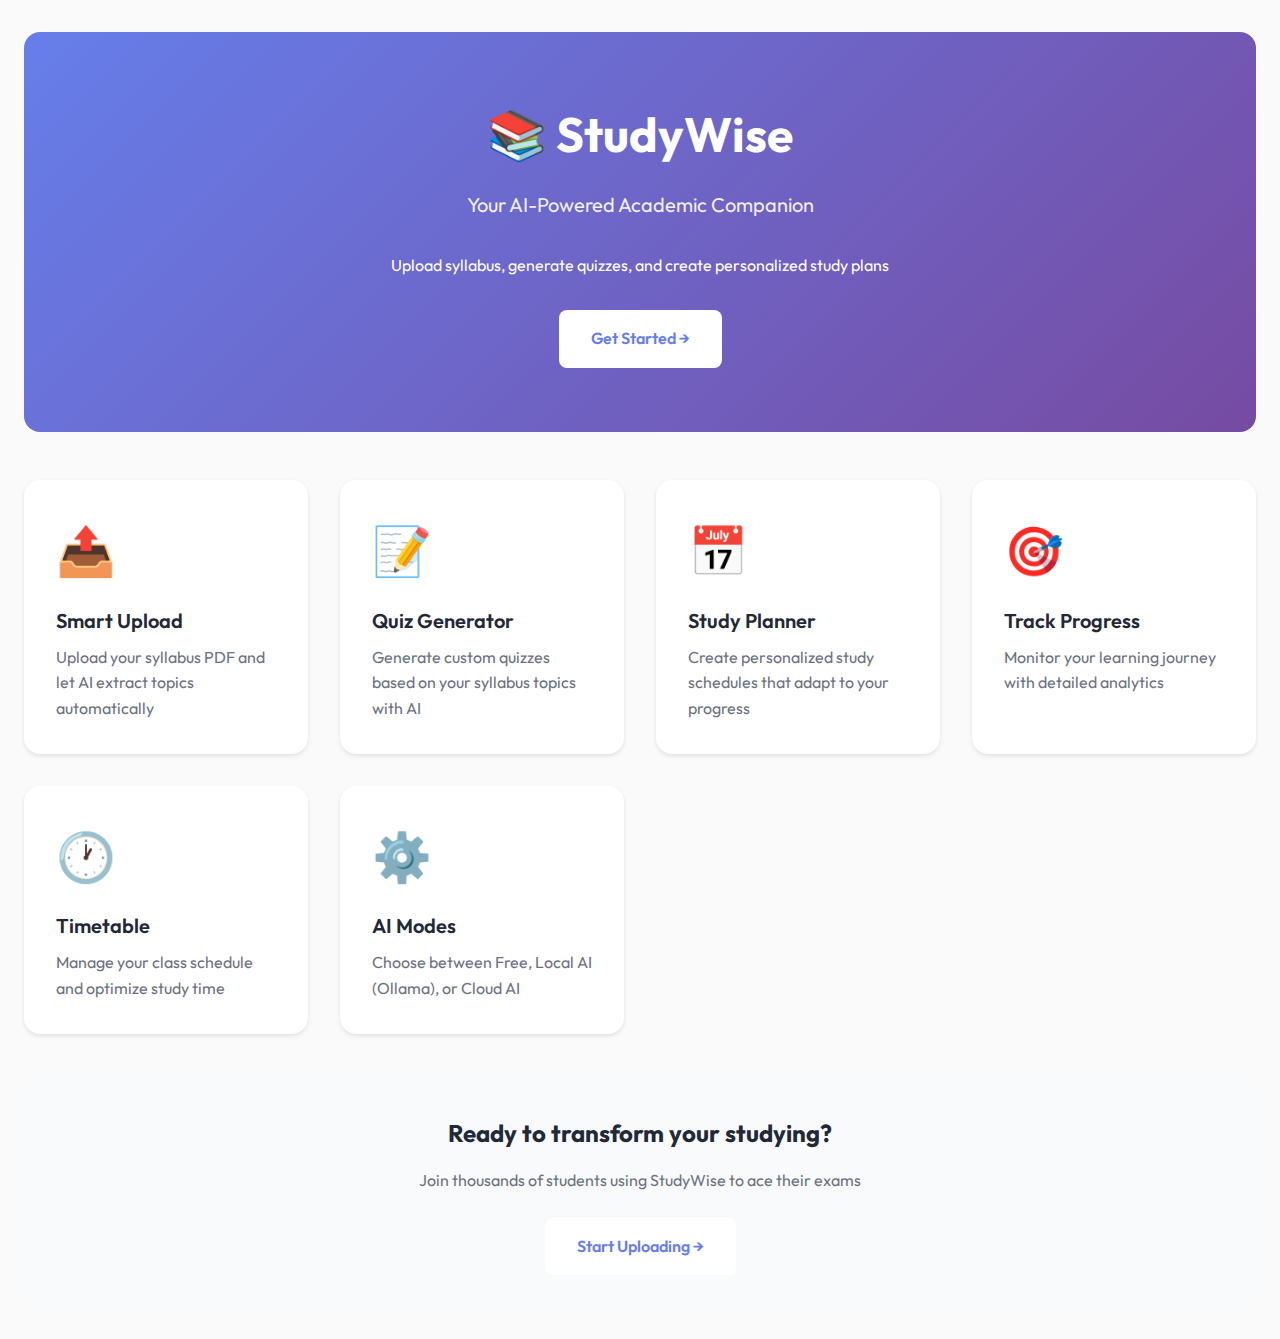
<file: frontend/index.html>
<!DOCTYPE html>
<html lang="en">
<head>
    <meta charset="UTF-8">
    <meta name="viewport" content="width=device-width, initial-scale=1.0">
    <title>StudyWise - AI-Powered Academic Planner</title>
    <script src="js/theme.js"></script>
    <link rel="stylesheet" href="css/main.css">
    <link rel="stylesheet" href="css/components.css">
    <style>
        .hero {
            text-align: center;
            padding: 4rem 2rem;
            background: linear-gradient(135deg, #667eea 0%, #764ba2 100%);
            color: white;
            border-radius: 1rem;
            margin-bottom: 3rem;
        }
        
        .hero-title {
            font-size: 3rem;
            font-weight: bold;
            margin-bottom: 1rem;
        }
        
        .hero-subtitle {
            font-size: 1.25rem;
            opacity: 0.9;
            margin-bottom: 2rem;
        }
        
        .hero-button {
            display: inline-block;
            padding: 1rem 2rem;
            background: white;
            color: #667eea;
            border-radius: 0.5rem;
            text-decoration: none;
            font-weight: 600;
            transition: transform 0.2s;
        }
        
        .hero-button:hover {
            transform: translateY(-2px);
        }
        
        .features {
            display: grid;
            grid-template-columns: repeat(auto-fit, minmax(250px, 1fr));
            gap: 2rem;
            margin-bottom: 3rem;
        }
        
        .feature-card {
            padding: 2rem;
            background: white;
            border-radius: 1rem;
            box-shadow: 0 2px 4px rgba(0,0,0,0.1);
        }
        
        .feature-icon {
            font-size: 3rem;
            margin-bottom: 1rem;
        }
        
        .feature-title {
            font-size: 1.25rem;
            font-weight: 600;
            margin-bottom: 0.5rem;
        }
        
        .feature-description {
            color: #6B7280;
            line-height: 1.6;
        }
    </style>
</head>
<body>
    <div class="container">
        <div style="padding: 2rem 0;">
            <div class="hero">
                <div class="hero-title">📚 StudyWise</div>
                <div class="hero-subtitle">Your AI-Powered Academic Companion</div>
                <p style="margin-bottom: 2rem;">Upload syllabus, generate quizzes, and create personalized study plans</p>
                <a href="pages/dashboard-v2.html" class="hero-button">Get Started →</a>
            </div>

            <div class="features">
                <div class="feature-card">
                    <div class="feature-icon">📤</div>
                    <div class="feature-title">Smart Upload</div>
                    <div class="feature-description">
                        Upload your syllabus PDF and let AI extract topics automatically
                    </div>
                </div>

                <div class="feature-card">
                    <div class="feature-icon">📝</div>
                    <div class="feature-title">Quiz Generator</div>
                    <div class="feature-description">
                        Generate custom quizzes based on your syllabus topics with AI
                    </div>
                </div>

                <div class="feature-card">
                    <div class="feature-icon">📅</div>
                    <div class="feature-title">Study Planner</div>
                    <div class="feature-description">
                        Create personalized study schedules that adapt to your progress
                    </div>
                </div>

                <div class="feature-card">
                    <div class="feature-icon">🎯</div>
                    <div class="feature-title">Track Progress</div>
                    <div class="feature-description">
                        Monitor your learning journey with detailed analytics
                    </div>
                </div>

                <div class="feature-card">
                    <div class="feature-icon">🕐</div>
                    <div class="feature-title">Timetable</div>
                    <div class="feature-description">
                        Manage your class schedule and optimize study time
                    </div>
                </div>

                <div class="feature-card">
                    <div class="feature-icon">⚙️</div>
                    <div class="feature-title">AI Modes</div>
                    <div class="feature-description">
                        Choose between Free, Local AI (Ollama), or Cloud AI
                    </div>
                </div>
            </div>

            <div style="text-align: center; padding: 2rem; background: #F9FAFB; border-radius: 1rem;">
                <h2 style="margin-bottom: 1rem;">Ready to transform your studying?</h2>
                <p style="color: #6B7280; margin-bottom: 1.5rem;">
                    Join thousands of students using StudyWise to ace their exams
                </p>
                <a href="pages/upload.html" class="hero-button">Start Uploading →</a>
            </div>
        </div>
    </div>
</body>
</html>
</file>
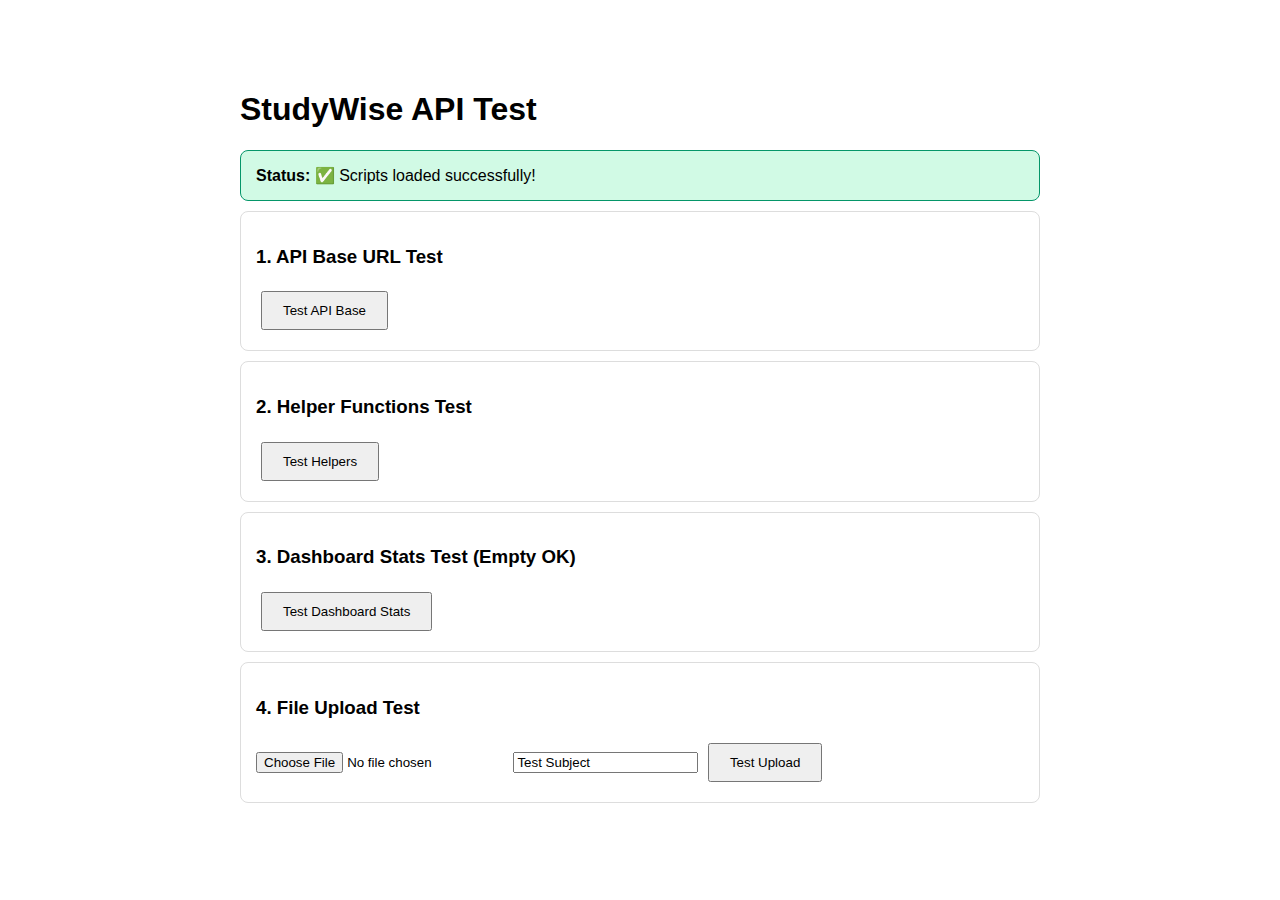
<file: frontend/test.html>
<!DOCTYPE html>
<html lang="en">
<head>
    <meta charset="UTF-8">
    <meta name="viewport" content="width=device-width, initial-scale=1.0">
    <title>StudyWise - API Test</title>
    <style>
        body { font-family: sans-serif; max-width: 800px; margin: 50px auto; padding: 20px; }
        .test { padding: 15px; margin: 10px 0; border-radius: 8px; border: 1px solid #ddd; }
        .success { background: #d1fae5; border-color: #059669; }
        .error { background: #fee2e2; border-color: #dc2626; }
        .info { background: #e0e7ff; border-color: #4f46e5; }
        button { padding: 10px 20px; margin: 5px; cursor: pointer; }
        pre { background: #f3f4f6; padding: 10px; border-radius: 4px; overflow-x: auto; }
    </style>
</head>
<body>
    <h1>StudyWise API Test</h1>
    
    <div id="status" class="test info">
        <strong>Status:</strong> Loading...
    </div>

    <div class="test">
        <h3>1. API Base URL Test</h3>
        <button onclick="testAPIBase()">Test API Base</button>
        <div id="apiBaseResult"></div>
    </div>

    <div class="test">
        <h3>2. Helper Functions Test</h3>
        <button onclick="testHelpers()">Test Helpers</button>
        <div id="helpersResult"></div>
    </div>

    <div class="test">
        <h3>3. Dashboard Stats Test (Empty OK)</h3>
        <button onclick="testDashboardStats()">Test Dashboard Stats</button>
        <div id="statsResult"></div>
    </div>

    <div class="test">
        <h3>4. File Upload Test</h3>
        <input type="file" id="testFile" accept=".pdf">
        <input type="text" id="testSubject" placeholder="Subject" value="Test Subject">
        <button onclick="testUpload()">Test Upload</button>
        <div id="uploadResult"></div>
    </div>

    <script src="js/api.js"></script>
    <script>
        document.getElementById('status').innerHTML = '<strong>Status:</strong> ✅ Scripts loaded successfully!';
        document.getElementById('status').className = 'test success';

        function testAPIBase() {
            const result = document.getElementById('apiBaseResult');
            const expectedBase = 'http://127.0.0.1:5000/api';
            result.innerHTML = `
                <pre>API_BASE_URL: ${API_BASE_URL}
API_BASE: ${API_BASE}
api.baseURL: ${api.baseURL}
Expected: ${expectedBase}

Match: ${api.baseURL === expectedBase ? '✅ YES' : '❌ NO'}</pre>
            `;
        }

        function testHelpers() {
            const result = document.getElementById('helpersResult');
            const tests = {
                'showLoading': typeof showLoading !== 'undefined',
                'showError': typeof showError !== 'undefined',
                'showSuccess': typeof showSuccess !== 'undefined',
                'api': typeof api !== 'undefined',
                'AIMode': typeof AIMode !== 'undefined'
            };
            
            const status = Object.entries(tests).map(([name, exists]) => 
                `${name}: ${exists ? '✅' : '❌'}`
            ).join('<br>');
            
            result.innerHTML = `<div>${status}</div>`;
        }

        async function testDashboardStats() {
            const result = document.getElementById('statsResult');
            result.innerHTML = 'Loading...';
            
            try {
                const data = await api.getDashboardStats();
                result.innerHTML = `
                    <div class="success">✅ Stats loaded successfully (empty data is OK!)</div>
                    <pre>${JSON.stringify(data, null, 2)}</pre>
                `;
            } catch (error) {
                result.innerHTML = `
                    <div class="error">❌ Error: ${error.message}</div>
                    <pre>${error.stack}</pre>
                `;
            }
        }

        async function testUpload() {
            const result = document.getElementById('uploadResult');
            const fileInput = document.getElementById('testFile');
            const subject = document.getElementById('testSubject').value;
            
            if (!fileInput.files[0]) {
                result.innerHTML = '<div class="error">❌ Please select a PDF file</div>';
                return;
            }

            const file = fileInput.files[0];
            
            if (!file.name.endsWith('.pdf')) {
                result.innerHTML = '<div class="error">❌ Only PDF files allowed</div>';
                return;
            }

            if (file.size > 30 * 1024 * 1024) {
                result.innerHTML = '<div class="error">❌ File must be under 30MB</div>';
                return;
            }

            result.innerHTML = 'Uploading...';
            
            try {
                const data = await api.uploadSyllabus(file, subject);
                result.innerHTML = `
                    <div class="success">✅ Upload successful!</div>
                    <pre>${JSON.stringify(data, null, 2)}</pre>
                `;
            } catch (error) {
                result.innerHTML = `
                    <div class="error">❌ Upload failed: ${error.message}</div>
                    <pre>Make sure backend is running at http://localhost:5000</pre>
                `;
            }
        }

        // Auto-run basic tests on load
        testAPIBase();
        testHelpers();
    </script>
</body>
</html>
</file>
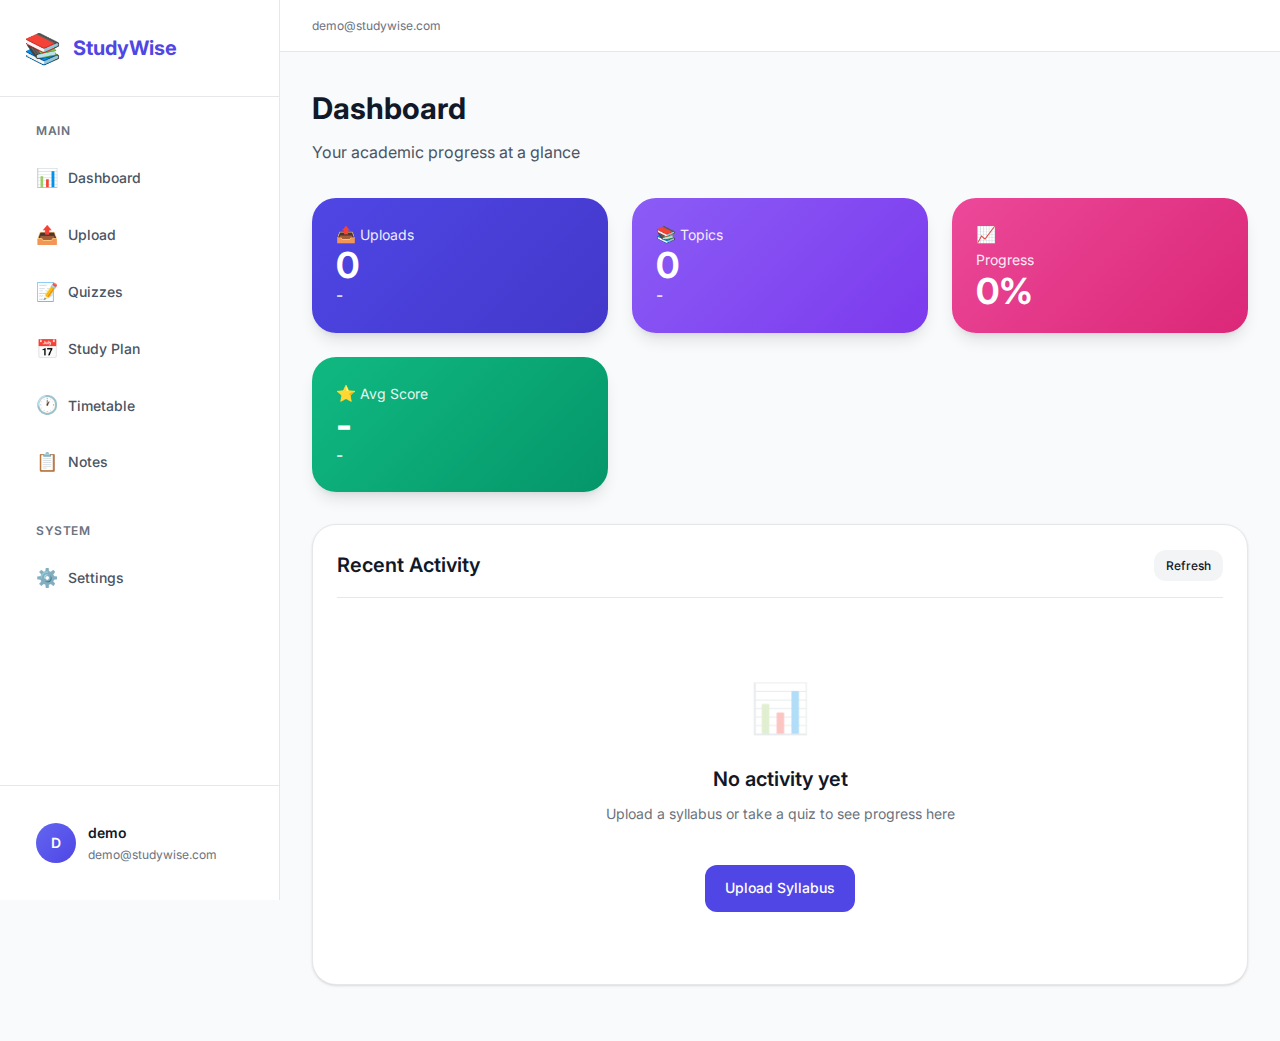
<file: frontend/pages/dashboard-v2.html>
<!DOCTYPE html>
<html lang="en">
<head>
    <meta charset="UTF-8">
    <meta name="viewport" content="width=device-width, initial-scale=1.0">
    <title>Dashboard - StudyWise</title>
    <script src="../js/theme.js"></script>
    <link rel="stylesheet" href="../css/design-system.css">
    <link rel="stylesheet" href="../css/saas-components.css">
</head>
<body>
    <div class="app-layout">
        <!-- Sidebar -->
        <aside class="sidebar">
            <div class="sidebar-header">
                <div class="sidebar-brand">
                    <span class="sidebar-brand-icon">📚</span>
                    <span>StudyWise</span>
                </div>
            </div>

            <nav class="sidebar-nav">
                <div class="nav-section">
                    <div class="nav-section-title">Main</div>
                    <a href="dashboard-v2.html" class="nav-item">
                        <span class="nav-item-icon">📊</span>
                        Dashboard
                    </a>
                    <a href="upload.html" class="nav-item">
                        <span class="nav-item-icon">📤</span>
                        Upload
                    </a>
                    <a href="quiz.html" class="nav-item">
                        <span class="nav-item-icon">📝</span>
                        Quizzes
                    </a>
                    <a href="plan.html" class="nav-item">
                        <span class="nav-item-icon">📅</span>
                        Study Plan
                    </a>
                    <a href="timetable.html" class="nav-item">
                        <span class="nav-item-icon">🕐</span>
                        Timetable
                    </a>
                    <a href="notes.html" class="nav-item">
                        <span class="nav-item-icon">📋</span>
                        Notes
                    </a>
                </div>

                <div class="nav-section">
                    <div class="nav-section-title">System</div>
                    <a href="settings.html" class="nav-item">
                        <span class="nav-item-icon">⚙️</span>
                        Settings
                    </a>
                </div>
            </nav>

            <div class="sidebar-footer">
                <div class="user-profile">
                    <div class="user-avatar" id="userAvatar">S</div>
                    <div class="user-info">
                        <div class="user-name" id="userName">Student</div>
                        <div class="user-email" id="userEmailSidebar">Loading...</div>
                    </div>
                </div>
            </div>
        </aside>           

        <!-- Main Content Wrapper -->
        <div class="main-wrapper">
            <header class="top-header">
                <button class="mobile-menu-toggle">☰</button>
                <div class="header-actions">
                    <span class="user-email" id="userEmail">-</span>
                </div>
            </header>

            <main class="main-content">
                <div class="page-header">
                    <h1 class="page-title">Dashboard</h1>
                    <p class="page-subtitle">Your academic progress at a glance</p>
                </div>

                <!-- Stats Grid -->
                <div class="stats-grid">
                    <div class="stat-card">
                        <div class="stat-header">
                            <span class="stat-icon">📤</span>
                            <span class="stat-label">Uploads</span>
                        </div>
                        <div class="stat-value" id="totalUploads">0</div>
                        <div class="stat-trend positive" id="uploadsTrend">
                            <span class="trend-icon">↑</span>
                            <span class="trend-text">-</span>
                        </div>
                    </div>

                    <div class="stat-card">
                        <div class="stat-header">
                            <span class="stat-icon">📚</span>
                            <span class="stat-label">Topics</span>
                        </div>
                        <div class="stat-value" id="totalTopics">0</div>
                        <div class="stat-trend neutral" id="topicsTrend">
                            <span class="trend-text">-</span>
                        </div>
                    </div>

                    <div class="stat-card">
                        <div class="stat-icon">📈</div>
                        <div class="stat-header">
                            <span class="stat-label">Progress</span>
                        </div>
                        <div class="stat-value" id="completionRate">0%</div>
                        
                    </div>

                    <div class="stat-card">
                        <div class="stat-header">
                            <span class="stat-icon">⭐</span>
                            <span class="stat-label">Avg Score</span>
                        </div>
                        <div class="stat-value" id="avgScore">-</div>
                        <div class="stat-trend positive" id="scoreTrend">
                            <span class="trend-text">-</span>
                        </div>
                    </div>
                </div>

                <!-- Overview Section -->
                <div class="card">
                    <div class="card-header">
                        <h2 class="card-title">Recent Activity</h2>
                        <button class="btn btn-sm btn-secondary" onclick="location.reload()">Refresh</button>
                    </div>
                    <div class="card-body" id="recentOverview">
                        <div class="empty-state">
                            <div class="empty-icon">📊</div>
                            <div class="empty-title">No activity yet</div>
                            <div class="empty-message">Upload a syllabus or take a quiz to see progress here</div>
                            <a href="upload.html" class="btn btn-primary" style="margin-top: 1rem;">Upload Syllabus</a>
                        </div>
                    </div>
                </div>
            </main>
        </div>
    </div>

    <script src="../js/toast.js"></script>
    <script src="../js/api.js"></script>
    <script src="../js/dashboard-v2.js"></script>
</body>
</html>
</file>
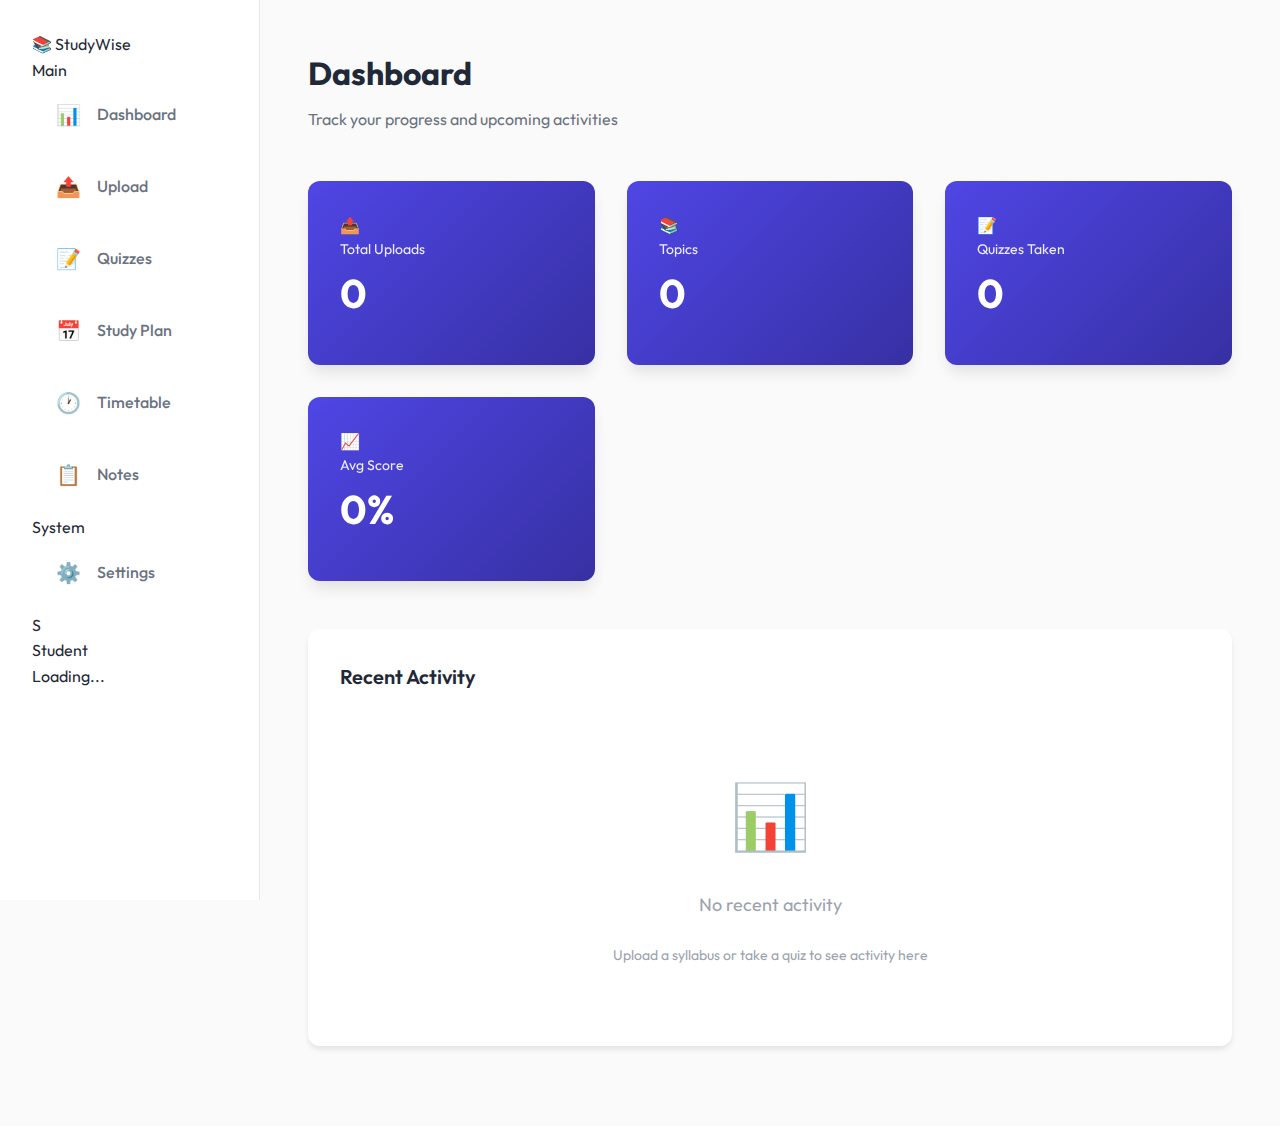
<file: frontend/pages/dashboard.html>
<!DOCTYPE html>
<html lang="en">
<head>
    <meta charset="UTF-8">
    <meta name="viewport" content="width=device-width, initial-scale=1.0">
    <title>Dashboard - StudyWise</title>
    <script src="../js/theme.js"></script>
    <link rel="stylesheet" href="../css/main.css">
    <link rel="stylesheet" href="../css/components.css">
</head>
<body>
    <div class="layout">
        <!-- Sidebar -->
        <aside class="sidebar">
            <div class="sidebar-header">
                <div class="sidebar-brand">
                    <span class="sidebar-brand-icon">📚</span>
                    <span>StudyWise</span>
                </div>
            </div>

            <nav class="sidebar-nav">
                <div class="nav-section">
                    <div class="nav-section-title">Main</div>
                    <a href="dashboard-v2.html" class="nav-item">
                        <span class="nav-item-icon">📊</span>
                        Dashboard
                    </a>
                    <a href="upload.html" class="nav-item">
                        <span class="nav-item-icon">📤</span>
                        Upload
                    </a>
                    <a href="quiz.html" class="nav-item">
                        <span class="nav-item-icon">📝</span>
                        Quizzes
                    </a>
                    <a href="plan.html" class="nav-item">
                        <span class="nav-item-icon">📅</span>
                        Study Plan
                    </a>
                    <a href="timetable.html" class="nav-item">
                        <span class="nav-item-icon">🕐</span>
                        Timetable
                    </a>
                    <a href="notes.html" class="nav-item">
                        <span class="nav-item-icon">📋</span>
                        Notes
                    </a>
                </div>

                <div class="nav-section">
                    <div class="nav-section-title">System</div>
                    <a href="settings.html" class="nav-item">
                        <span class="nav-item-icon">⚙️</span>
                        Settings
                    </a>
                </div>
            </nav>

            <div class="sidebar-footer">
                <div class="user-profile">
                    <div class="user-avatar" id="userAvatar">S</div>
                    <div class="user-info">
                        <div class="user-name" id="userName">Student</div>
                        <div class="user-email" id="userEmailSidebar">Loading...</div>
                    </div>
                </div>
            </div>
        </aside>

        <!-- Main Content -->
        <main class="main-content">
            <div class="page-header">
                <h1 class="page-title">Dashboard</h1>
                <p class="page-subtitle">Track your progress and upcoming activities</p>
            </div>

            <!-- Stats Cards -->
            <div class="stats-grid">
                <div class="stat-card">
                    <div class="stat-icon">📤</div>
                    <div class="stat-content">
                        <div class="stat-label">Total Uploads</div>
                        <div class="stat-value" id="totalUploads">0</div>
                    </div>
                </div>

                <div class="stat-card">
                    <div class="stat-icon">📚</div>
                    <div class="stat-content">
                        <div class="stat-label">Topics</div>
                        <div class="stat-value" id="totalTopics">0</div>
                    </div>
                </div>

                <div class="stat-card">
                    <div class="stat-icon">📝</div>
                    <div class="stat-content">
                        <div class="stat-label">Quizzes Taken</div>
                        <div class="stat-value" id="quizzesTaken">0</div>
                    </div>
                </div>

                <div class="stat-card">
                    <div class="stat-icon">📈</div>
                    <div class="stat-content">
                        <div class="stat-label">Avg Score</div>
                        <div class="stat-value" id="avgScore">0%</div>
                    </div>
                </div>
            </div>

            <!-- Recent Activity -->
            <div class="card">
                <div class="card-header">
                    <h2 class="card-title">Recent Activity</h2>
                </div>
                <div class="card-body" id="recentActivity">
                    <div class="empty-state">
                        <div class="empty-icon">📊</div>
                        <div class="empty-text">No recent activity</div>
                        <p style="color: var(--text-tertiary); font-size: 0.875rem;">
                            Upload a syllabus or take a quiz to see activity here
                        </p>
                    </div>
                </div>
            </div>
        </main>
    </div>

    <script src="../js/toast.js"></script>
    <script src="../js/api.js"></script>
    <script src="../js/dashboard.js"></script>
</body>
</html>
</file>
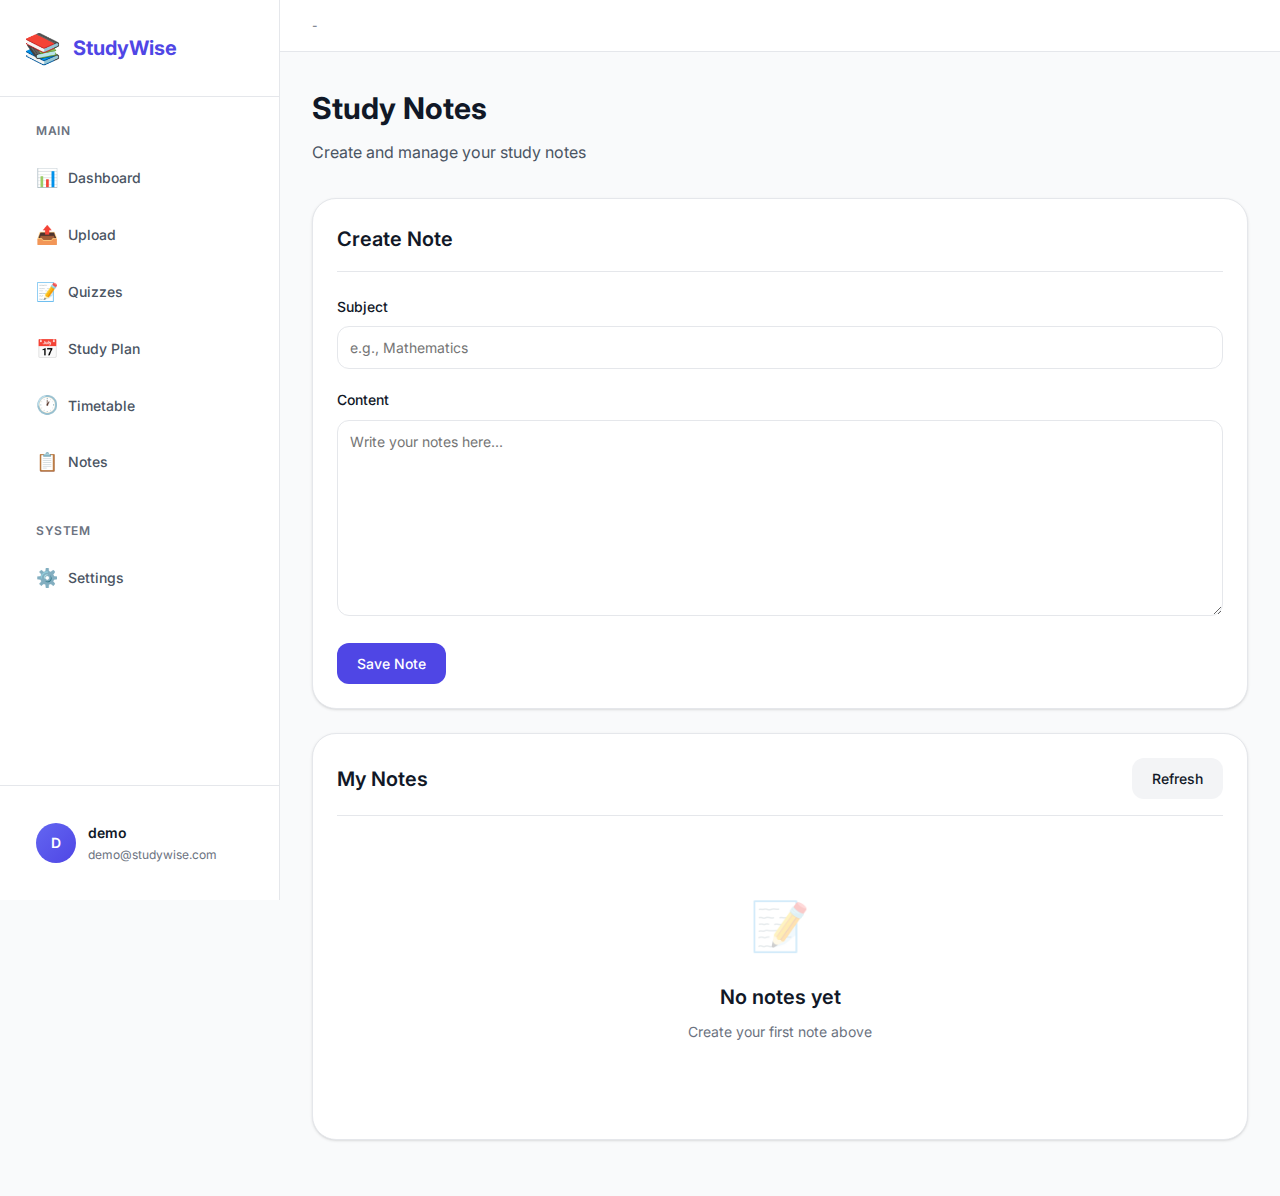
<file: frontend/pages/notes.html>
<!DOCTYPE html>
<html lang="en">
<head>
    <meta charset="UTF-8">
    <meta name="viewport" content="width=device-width, initial-scale=1.0">
    <title>Notes - StudyWise</title>
    <script src="../js/theme.js"></script>
    <link rel="stylesheet" href="../css/design-system.css">
    <link rel="stylesheet" href="../css/saas-components.css">
</head>
<body>
    <div class="app-layout">
        <!-- Sidebar -->
        <aside class="sidebar">
            <div class="sidebar-header">
                <div class="sidebar-brand">
                    <span class="sidebar-brand-icon">📚</span>
                    <span>StudyWise</span>
                </div>
            </div>

            <nav class="sidebar-nav">
                <div class="nav-section">
                    <div class="nav-section-title">Main</div>
                    <a href="dashboard-v2.html" class="nav-item">
                        <span class="nav-item-icon">📊</span>
                        Dashboard
                    </a>
                    <a href="upload.html" class="nav-item">
                        <span class="nav-item-icon">📤</span>
                        Upload
                    </a>
                    <a href="quiz.html" class="nav-item">
                        <span class="nav-item-icon">📝</span>
                        Quizzes
                    </a>
                    <a href="plan.html" class="nav-item">
                        <span class="nav-item-icon">📅</span>
                        Study Plan
                    </a>
                    <a href="timetable.html" class="nav-item">
                        <span class="nav-item-icon">🕐</span>
                        Timetable
                    </a>
                    <a href="notes.html" class="nav-item">
                        <span class="nav-item-icon">📋</span>
                        Notes
                    </a>
                </div>

                <div class="nav-section">
                    <div class="nav-section-title">System</div>
                    <a href="settings.html" class="nav-item">
                        <span class="nav-item-icon">⚙️</span>
                        Settings
                    </a>
                </div>
            </nav>

            <div class="sidebar-footer">
                <div class="user-profile">
                    <div class="user-avatar" id="userAvatar">S</div>
                    <div class="user-info">
                        <div class="user-name" id="userName">Student</div>
                        <div class="user-email" id="userEmailSidebar">Loading...</div>
                    </div>
                </div>
            </div>
        </aside>

        <!-- Main Content Wrapper -->
        <div class="main-wrapper">
            <header class="top-header">
                <button class="mobile-menu-toggle">☰</button>
                <div class="header-actions">
                    <span class="user-email" id="userEmail">-</span>
                </div>
            </header>

            <main class="main-content">
                <div class="page-header">
                    <h1 class="page-title">Study Notes</h1>
                    <p class="page-subtitle">Create and manage your study notes</p>
                </div>

                <!-- Create Note -->
                <div class="card">
                    <div class="card-header">
                        <h2 class="card-title" id="editorTitle">Create Note</h2>
                    </div>
                    <div class="card-body">
                        <input type="hidden" id="noteId" value="">
                        
                        <div class="form-group">
                            <label class="form-label">Subject</label>
                            <input type="text" id="noteSubject" class="form-input" placeholder="e.g., Mathematics">
                        </div>

                        <div class="form-group">
                            <label class="form-label">Content</label>
                            <textarea id="noteContent" class="form-textarea" rows="10" placeholder="Write your notes here..."></textarea>
                        </div>

                        <div style="display: flex; gap: var(--spacing-2);">
                            <button class="btn btn-primary" onclick="saveNote()">Save Note</button>
                            <button class="btn btn-secondary" onclick="cancelEdit()" id="cancelBtn" style="display: none;">Cancel</button>
                        </div>
                    </div>
                </div>

                <!-- Notes List -->
                <div class="card">
                    <div class="card-header">
                        <h2 class="card-title">My Notes</h2>
                        <button class="btn btn-secondary" onclick="loadNotes()">Refresh</button>
                    </div>
                    <div class="card-body" id="notesList">
                        <!-- Notes will be loaded here -->
                    </div>
                </div>
            </main>
        </div>
    </div>

    <script src="../js/toast.js"></script>
    <script src="../js/api.js"></script>
    <script src="../js/notes.js"></script>
</body>
</html>
</file>
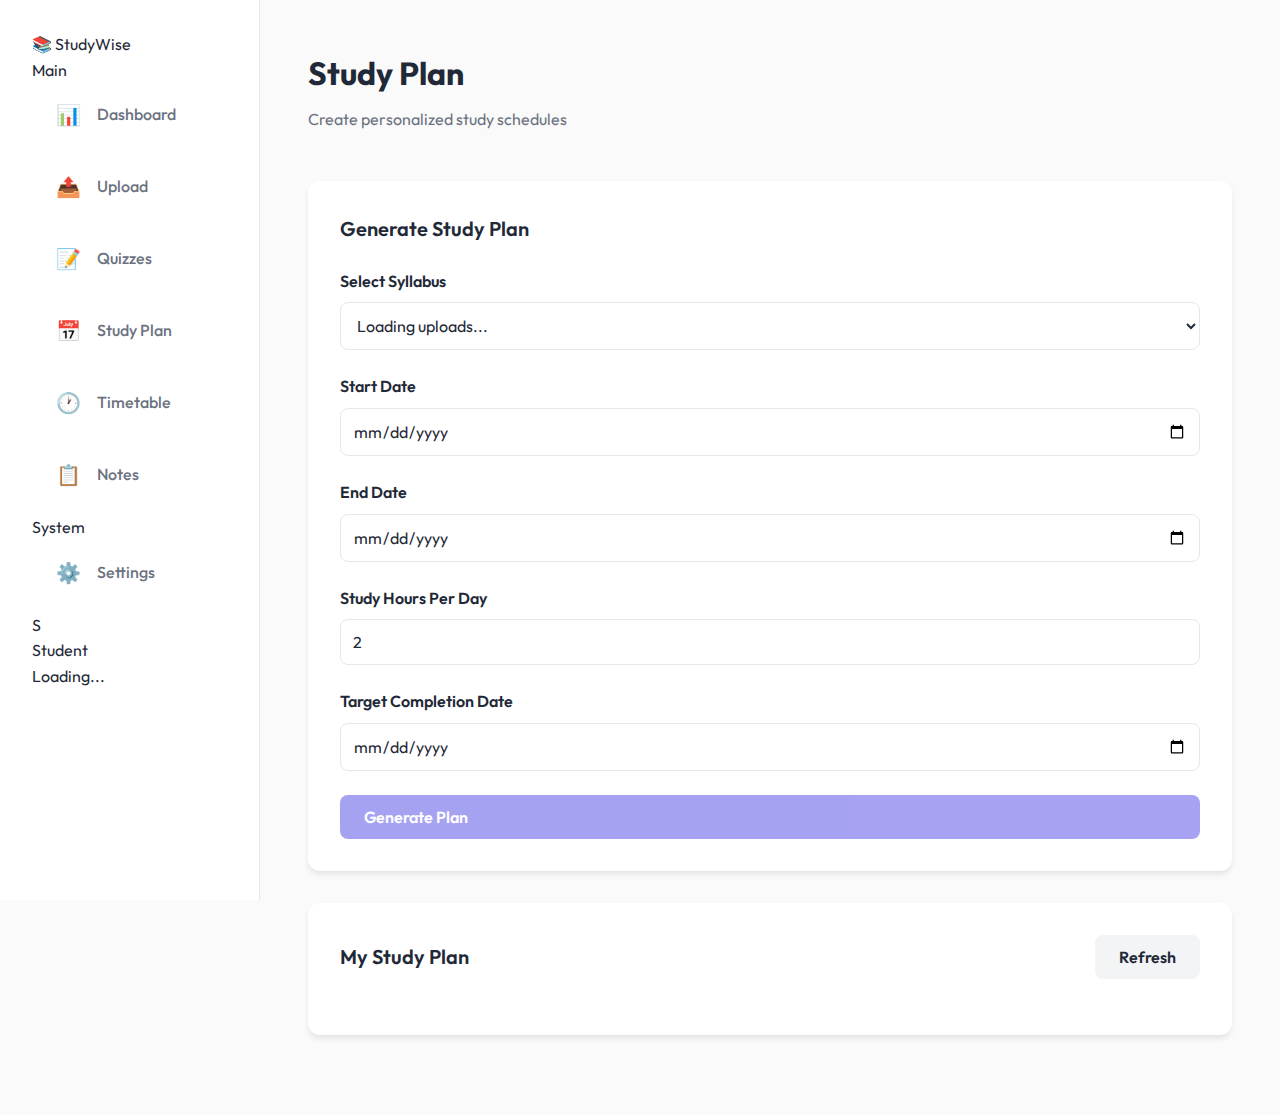
<file: frontend/pages/plan.html>
<!DOCTYPE html>
<html lang="en">
<head>
    <meta charset="UTF-8">
    <meta name="viewport" content="width=device-width, initial-scale=1.0">
    <title>Study Plan - StudyWise</title>
    <script src="../js/theme.js"></script>
    <link rel="stylesheet" href="../css/main.css">
    <link rel="stylesheet" href="../css/components.css">
</head>
<body>
    <div class="layout">
        <!-- Sidebar -->
        <aside class="sidebar">
            <div class="sidebar-header">
                <div class="sidebar-brand">
                    <span class="sidebar-brand-icon">📚</span>
                    <span>StudyWise</span>
                </div>
            </div>

            <nav class="sidebar-nav">
                <div class="nav-section">
                    <div class="nav-section-title">Main</div>
                    <a href="dashboard-v2.html" class="nav-item">
                        <span class="nav-item-icon">📊</span>
                        Dashboard
                    </a>
                    <a href="upload.html" class="nav-item">
                        <span class="nav-item-icon">📤</span>
                        Upload
                    </a>
                    <a href="quiz.html" class="nav-item">
                        <span class="nav-item-icon">📝</span>
                        Quizzes
                    </a>
                    <a href="plan.html" class="nav-item">
                        <span class="nav-item-icon">📅</span>
                        Study Plan
                    </a>
                    <a href="timetable.html" class="nav-item">
                        <span class="nav-item-icon">🕐</span>
                        Timetable
                    </a>
                    <a href="notes.html" class="nav-item">
                        <span class="nav-item-icon">📋</span>
                        Notes
                    </a>
                </div>

                <div class="nav-section">
                    <div class="nav-section-title">System</div>
                    <a href="settings.html" class="nav-item">
                        <span class="nav-item-icon">⚙️</span>
                        Settings
                    </a>
                </div>
            </nav>

            <div class="sidebar-footer">
                <div class="user-profile">
                    <div class="user-avatar" id="userAvatar">S</div>
                    <div class="user-info">
                        <div class="user-name" id="userName">Student</div>
                        <div class="user-email" id="userEmailSidebar">Loading...</div>
                    </div>
                </div>
            </div>
        </aside>
        <!-- Main Content -->
        <main class="main-content">
            <div class="page-header">
                <h1 class="page-title">Study Plan</h1>
                <p class="page-subtitle">Create personalized study schedules</p>
            </div>

            <!-- Generate Plan -->
            <div class="card">
                <div class="card-header">
                    <h2 class="card-title">Generate Study Plan</h2>
                </div>
                <div class="card-body"><div class="form-group">
                    <label class="form-label">Select Syllabus</label>
                    <select id="uploadSelect" class="form-select">
                        <option value="">Loading uploads...</option>
                    </select>
                </div>
                    
                    
                    <div class="form-group">
                        <label class="form-label">Start Date</label>
                        <input type="date" id="startDate" class="form-input">
                    </div>

                    <div class="form-group">
                    <label class="form-label">End Date</label>
                    <input type="date" id="endDate" class="form-input">
                    </div>


                    <div class="form-group">
                        <label class="form-label">Study Hours Per Day</label>
                        <input type="number" id="hoursPerDay" class="form-input" value="2" min="1" max="12">
                    </div>

                    <div class="form-group">
                        <label class="form-label">Target Completion Date</label>
                        <input type="date" id="targetDate" class="form-input">
                    </div>

                    <button id="generatePlanBtn" class="btn btn-primary" style="width: 100%;" disabled>
                        Generate Plan
                    </button>
                </div>
            </div>

            <!-- Current Plan -->
            <div class="card">
                <div class="card-header">
                    <h2 class="card-title">My Study Plan</h2>
                    <button onclick="loadStudyPlan()" class="btn btn-secondary">Refresh</button>
                </div>
                <div class="card-body" id="studyPlanContent">
                    <!-- Study plan will be loaded here -->
                </div>
            </div>
        </main>
    </div>

    <script src="../js/toast.js"></script>
    <script src="../js/api.js"></script>
    <script src="../js/plan.js"></script>
</body>
</html>
</file>
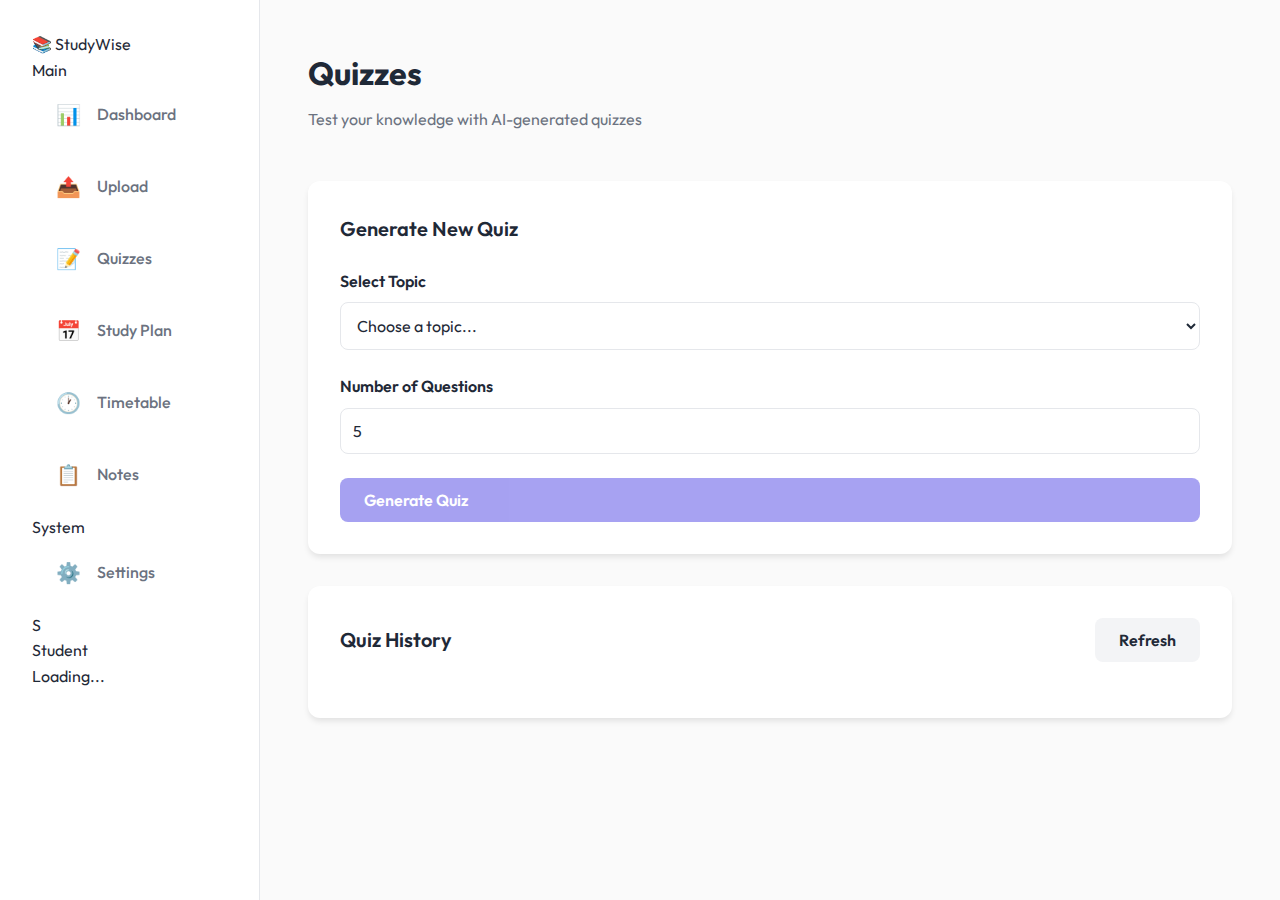
<file: frontend/pages/quiz.html>
<!DOCTYPE html>
<html lang="en">
<head>
    <meta charset="UTF-8">
    <meta name="viewport" content="width=device-width, initial-scale=1.0">
    <title>Quiz - StudyWise</title>
    <script src="../js/theme.js"></script>
    <link rel="stylesheet" href="../css/main.css">
    <link rel="stylesheet" href="../css/components.css">
</head>
<body>
    <div class="layout">
        <!-- Sidebar -->
        <aside class="sidebar">
            <div class="sidebar-header">
                <div class="sidebar-brand">
                    <span class="sidebar-brand-icon">📚</span>
                    <span>StudyWise</span>
                </div>
            </div>

            <nav class="sidebar-nav">
                <div class="nav-section">
                    <div class="nav-section-title">Main</div>
                    <a href="dashboard-v2.html" class="nav-item">
                        <span class="nav-item-icon">📊</span>
                        Dashboard
                    </a>
                    <a href="upload.html" class="nav-item">
                        <span class="nav-item-icon">📤</span>
                        Upload
                    </a>
                    <a href="quiz.html" class="nav-item">
                        <span class="nav-item-icon">📝</span>
                        Quizzes
                    </a>
                    <a href="plan.html" class="nav-item">
                        <span class="nav-item-icon">📅</span>
                        Study Plan
                    </a>
                    <a href="timetable.html" class="nav-item">
                        <span class="nav-item-icon">🕐</span>
                        Timetable
                    </a>
                    <a href="notes.html" class="nav-item">
                        <span class="nav-item-icon">📋</span>
                        Notes
                    </a>
                </div>

                <div class="nav-section">
                    <div class="nav-section-title">System</div>
                    <a href="settings.html" class="nav-item">
                        <span class="nav-item-icon">⚙️</span>
                        Settings
                    </a>
                </div>
            </nav>

            <div class="sidebar-footer">
                <div class="user-profile">
                    <div class="user-avatar" id="userAvatar">S</div>
                    <div class="user-info">
                        <div class="user-name" id="userName">Student</div>
                        <div class="user-email" id="userEmailSidebar">Loading...</div>
                    </div>
                </div>
            </div>
        </aside>

        <!-- Main Content -->
        <main class="main-content">
            <div class="page-header">
                <h1 class="page-title">Quizzes</h1>
                <p class="page-subtitle">Test your knowledge with AI-generated quizzes</p>
            </div>

            <!-- Generate Quiz -->
            <div class="card">
                <div class="card-header">
                    <h2 class="card-title">Generate New Quiz</h2>
                </div>
                <div class="card-body">
                    <div class="form-group">
                        <label class="form-label">Select Topic</label>
                        <select id="topicSelect" class="form-select">
                            <option value="">Choose a topic...</option>
                        </select>
                    </div>

                    <div class="form-group">
                        <label class="form-label">Number of Questions</label>
                        <input type="number" id="numQuestions" class="form-input" value="5" min="1" max="20">
                    </div>

                    <button id="generateQuizBtn" class="btn btn-primary" style="width: 100%;" disabled>
                        Generate Quiz
                    </button>
                </div>
            </div>

            <!-- Quiz Container -->
            <div id="quizContainer" style="display: none;">
                <div class="card">
                    <div class="card-header">
                        <h2 class="card-title" id="quizTitle">Quiz</h2>
                        <div id="quizTimer"></div>
                    </div>
                    <div class="card-body" id="quizQuestions">
                        <!-- Questions will be rendered here -->
                    </div>
                    <div class="card-footer">
                        <button id="submitQuizBtn" class="btn btn-primary">Submit Quiz</button>
                    </div>
                </div>
            </div>

            <!-- Quiz History -->
            <div class="card">
                <div class="card-header">
                    <h2 class="card-title">Quiz History</h2>
                    <button onclick="loadQuizHistory()" class="btn btn-secondary">Refresh</button>
                </div>
                <div class="card-body" id="quizHistory">
                    <!-- Quiz history will be loaded here -->
                </div>
            </div>
        </main>
    </div>

    <script src="../js/toast.js"></script>
    <script src="../js/api.js"></script>
    <script src="../js/quiz.js"></script>
</body>
</html>
</file>
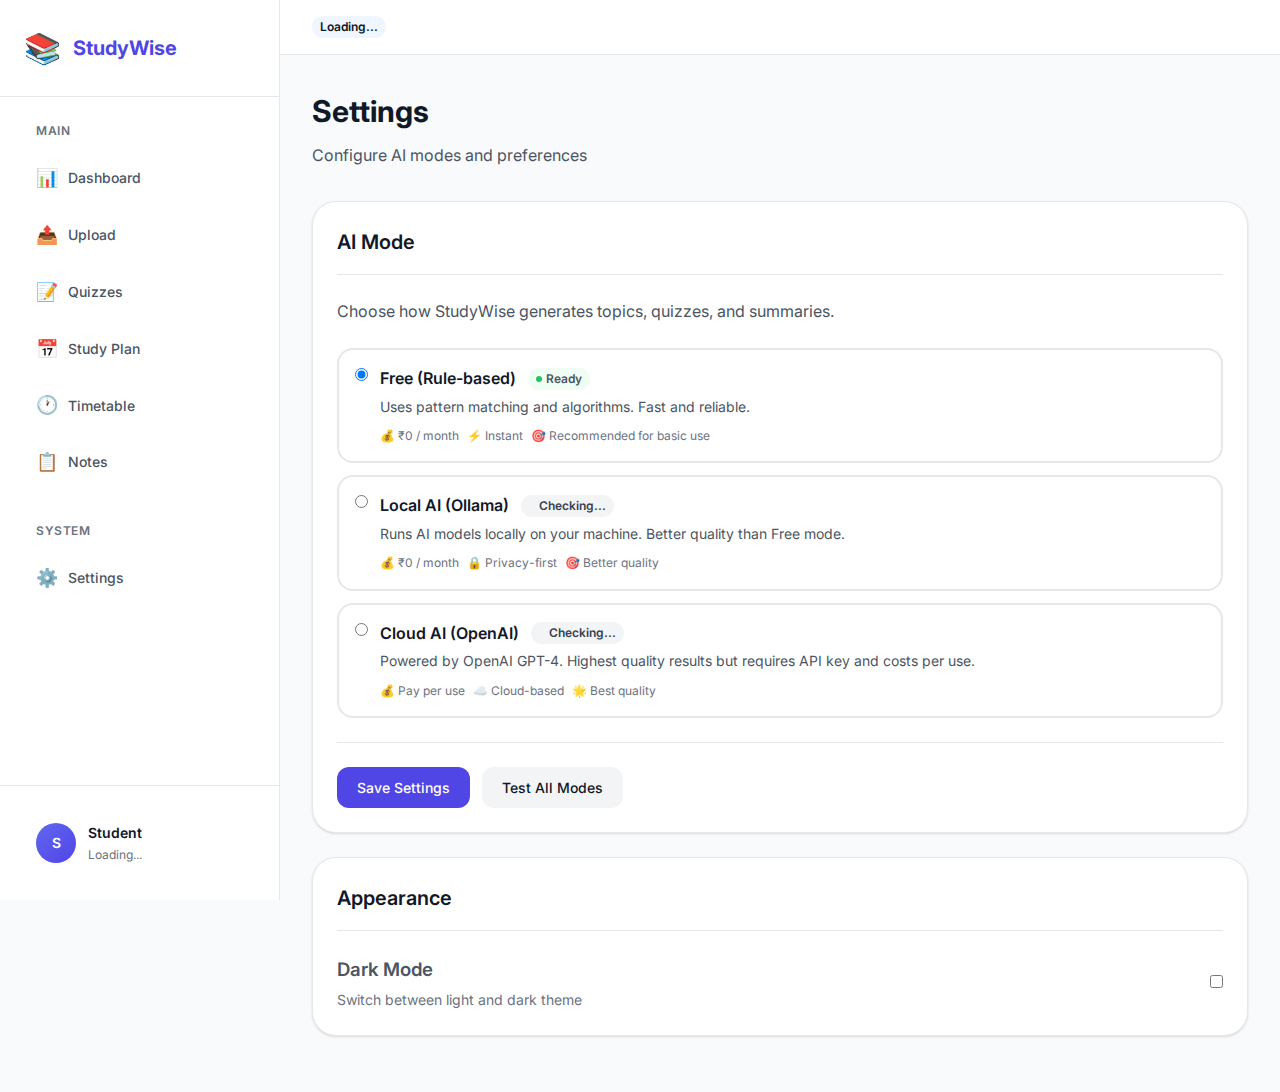
<file: frontend/pages/settings.html>
<!DOCTYPE html>
<html lang="en">
<head>
    <meta charset="UTF-8">
    <meta name="viewport" content="width=device-width, initial-scale=1.0">
    <title>Settings - StudyWise</title>
    <script src="../js/theme.js"></script>
    <link rel="stylesheet" href="../css/design-system.css">
    <link rel="stylesheet" href="../css/saas-components.css">
</head>
<body>
    <div class="app-layout">
        <!-- Sidebar -->
        <aside class="sidebar">
            <div class="sidebar-header">
                <div class="sidebar-brand">
                    <span class="sidebar-brand-icon">📚</span>
                    <span>StudyWise</span>
                </div>
            </div>

            <nav class="sidebar-nav">
                <div class="nav-section">
                    <div class="nav-section-title">Main</div>
                    <a href="dashboard-v2.html" class="nav-item">
                        <span class="nav-item-icon">📊</span>
                        Dashboard
                    </a>
                    <a href="upload.html" class="nav-item">
                        <span class="nav-item-icon">📤</span>
                        Upload
                    </a>
                    <a href="quiz.html" class="nav-item">
                        <span class="nav-item-icon">📝</span>
                        Quizzes
                    </a>
                    <a href="plan.html" class="nav-item">
                        <span class="nav-item-icon">📅</span>
                        Study Plan
                    </a>
                    <a href="timetable.html" class="nav-item">
                        <span class="nav-item-icon">🕐</span>
                        Timetable
                    </a>
                    <a href="notes.html" class="nav-item">
                        <span class="nav-item-icon">📋</span>
                        Notes
                    </a>
                </div>

                <div class="nav-section">
                    <div class="nav-section-title">System</div>
                    <a href="settings.html" class="nav-item">
                        <span class="nav-item-icon">⚙️</span>
                        Settings
                    </a>
                </div>
            </nav>

            <div class="sidebar-footer">
                <div class="user-profile">
                    <div class="user-avatar" id="userAvatar">S</div>
                    <div class="user-info">
                        <div class="user-name" id="userName">Student</div>
                        <div class="user-email" id="userEmailSidebar">Loading...</div>
                    </div>
                </div>
            </div>
        </aside>

        <!-- Main Content Wrapper -->
        <div class="main-wrapper">
            <header class="top-header">
                <button class="mobile-menu-toggle">☰</button>
                <div class="header-actions">
                    <span class="badge badge-info" id="currentModeDisplay">Loading...</span>
                </div>
            </header>

            <main class="main-content">
                <div class="page-header">
                    <h1 class="page-title">Settings</h1>
                    <p class="page-subtitle">Configure AI modes and preferences</p>
                </div>

                <!-- AI Mode Configuration -->
                <div class="card">
                    <div class="card-header">
                        <h2 class="card-title">AI Mode</h2>
                    </div>
                    <div class="card-body">
                        <p style="margin-bottom: var(--spacing-6); color: var(--text-secondary);">
                            Choose how StudyWise generates topics, quizzes, and summaries.
                        </p>

                        <div class="radio-group" id="aiModeOptions">
                            <!-- Free Mode -->
                            <label class="radio-option" data-mode="free">
                                <input type="radio" name="aiMode" value="free" checked>
                                <div class="radio-option-content">
                                    <div class="radio-option-header">
                                        <span class="radio-option-title">Free (Rule-based)</span>
                                        <span class="badge badge-success" id="freeBadge">
                                            <span class="badge-dot"></span> Ready
                                        </span>
                                    </div>
                                    <div class="radio-option-description">
                                        Uses pattern matching and algorithms. Fast and reliable.
                                    </div>
                                    <div class="radio-option-meta">
                                        <span>💰 ₹0 / month</span>
                                        <span>⚡ Instant</span>
                                        <span>🎯 Recommended for basic use</span>
                                    </div>
                                </div>
                            </label>

                            <!-- Ollama Mode -->
                            <label class="radio-option" data-mode="ollama">
                                <input type="radio" name="aiMode" value="ollama">
                                <div class="radio-option-content">
                                    <div class="radio-option-header">
                                        <span class="radio-option-title">Local AI (Ollama)</span>
                                        <span class="badge badge-gray" id="ollamaBadge">
                                            <span class="badge-dot"></span> Checking...
                                        </span>
                                    </div>
                                    <div class="radio-option-description">
                                        Runs AI models locally on your machine. Better quality than Free mode.
                                    </div>
                                    <div class="radio-option-meta">
                                        <span>💰 ₹0 / month</span>
                                        <span>🔒 Privacy-first</span>
                                        <span>🎯 Better quality</span>
                                    </div>
                                    
                                    <!-- Ollama Setup Guide -->
                                    <div id="ollamaSetup" class="hidden" style="margin-top: var(--spacing-4);">
                                        <div class="alert alert-info">
                                            <span class="alert-icon">ℹ</span>
                                            <div class="alert-content">
                                                <div class="alert-title">Ollama not detected</div>
                                                <p style="margin-top: var(--spacing-2); margin-bottom: var(--spacing-3);">
                                                    Follow these steps to enable Local AI:
                                                </p>
                                                <ol style="margin-left: var(--spacing-4); font-size: var(--text-sm); line-height: 1.8;">
                                                    <li>Download Ollama from <a href="https://ollama.ai" target="_blank" style="color: var(--primary-600); text-decoration: underline;">ollama.ai</a></li>
                                                    <li>Open terminal and run: <code class="code-inline">ollama pull phi3</code></li>
                                                    <li>Click "Test Ollama" button below</li>
                                                </ol>
                                                <button class="btn btn-sm btn-secondary" onclick="testOllama()" style="margin-top: var(--spacing-3);">
                                                    Test Ollama
                                                </button>
                                            </div>
                                        </div>
                                    </div>
                                </div>
                            </label>

                            <!-- Cloud Mode -->
                            <label class="radio-option" data-mode="cloud">
                                <input type="radio" name="aiMode" value="cloud">
                                <div class="radio-option-content">
                                    <div class="radio-option-header">
                                        <span class="radio-option-title">Cloud AI (OpenAI)</span>
                                        <span class="badge badge-gray" id="cloudBadge">
                                            <span class="badge-dot"></span> Checking...
                                        </span>
                                    </div>
                                    <div class="radio-option-description">
                                        Powered by OpenAI GPT-4. Highest quality results but requires API key and costs per use.
                                    </div>
                                    <div class="radio-option-meta">
                                        <span>💰 Pay per use</span>
                                        <span>☁️ Cloud-based</span>
                                        <span>🌟 Best quality</span>
                                    </div>

                                    <!-- Cloud Setup -->
                                    <div id="cloudSetup" class="hidden" style="margin-top: var(--spacing-4);">
                                        <div class="alert alert-warning">
                                            <span class="alert-icon">⚠️</span>
                                            <div class="alert-content">
                                                <div class="alert-title">API Key Required</div>
                                                <p style="margin-top: var(--spacing-2);">
                                                    OpenAI API key must be configured server-side by the administrator.
                                                </p>
                                            </div>
                                        </div>

                                        <!-- Dev Only Section -->
                                        <div class="accordion" style="margin-top: var(--spacing-4);">
                                            <div class="accordion-item">
                                                <div class="accordion-header" onclick="toggleAccordion(this)">
                                                    <div style="display: flex; align-items: center; gap: var(--spacing-2);">
                                                        <span class="alert-icon" style="font-size: var(--text-sm);">⚠️</span>
                                                        <span style="font-weight: var(--font-semibold);">For Development Only</span>
                                                    </div>
                                                    <span class="accordion-icon">▼</span>
                                                </div>
                                                <div class="accordion-content">
                                                    <div class="accordion-body">
                                                        <div class="form-group">
                                                            <label class="form-label">OpenAI API Key (Dev Only)</label>
                                                            <input type="password" class="form-input" id="devApiKey" placeholder="sk-...">
                                                            <div class="form-hint">⚠️ For development only. Not recommended for production.</div>
                                                        </div>
                                                    </div>
                                                </div>
                                            </div>
                                        </div>
                                    </div>
                                </div>
                            </label>
                        </div>

                        <div class="divider"></div>

                        <div style="display: flex; gap: var(--spacing-3);">
                            <button class="btn btn-primary" onclick="saveAIMode()">
                                Save Settings
                            </button>
                            <button class="btn btn-secondary" onclick="testAllModes()">
                                Test All Modes
                            </button>
                        </div>
                    </div>
                </div>

                <!-- Appearance Settings -->
                <div class="card">
                    <div class="card-header">
                        <h2 class="card-title">Appearance</h2>
                    </div>
                    <div class="card-body">
                        <div style="display: flex; justify-content: space-between; align-items: center;">
                            <div>
                                <h3 style="font-weight: var(--font-semibold); margin-bottom: var(--spacing-1);">Dark Mode</h3>
                                <p style="color: var(--text-tertiary); font-size: var(--text-sm);">
                                    Switch between light and dark theme
                                </p>
                            </div>
                            <label class="toggle-switch">
                                <input type="checkbox" id="darkModeToggle">
                                <span class="toggle-slider"></span>
                            </label>
                        </div>
                    </div>
                </div>

                <!-- Ollama Setup Guide (Windows) -->
                <div class="card" id="ollamaGuideCard" style="display: none;">
                    <div class="card-header">
                        <h2 class="card-title">Enable Local AI (Recommended) 🚀</h2>
                    </div>
                    <div class="card-body">
                        <div style="margin-bottom: var(--spacing-4);">
                            <p style="color: var(--text-secondary); margin-bottom: var(--spacing-3);">
                                Install Ollama to run AI models locally on your Windows PC. Free, private, and works offline.
                            </p>
                        </div>

                        <div class="accordion">
                            <div class="accordion-item">
                                <div class="accordion-header" onclick="toggleAccordion(this)">
                                    <div style="display: flex; align-items: center; gap: var(--spacing-2);">
                                        <span style="font-weight: var(--font-semibold);">Step 1: Download Ollama</span>
                                    </div>
                                    <span class="accordion-icon">▼</span>
                                </div>
                                <div class="accordion-content">
                                    <div class="accordion-body">
                                        <ol style="margin-left: var(--spacing-4); line-height: 1.8;">
                                            <li>Visit <a href="https://ollama.ai/download" target="_blank" style="color: var(--primary-600); text-decoration: underline;">ollama.ai/download</a></li>
                                            <li>Click "Download for Windows"</li>
                                            <li>Run the installer (OllamaSetup.exe)</li>
                                            <li>Follow the installation wizard</li>
                                        </ol>
                                    </div>
                                </div>
                            </div>

                            <div class="accordion-item">
                                <div class="accordion-header" onclick="toggleAccordion(this)">
                                    <div style="display: flex; align-items: center; gap: var(--spacing-2);">
                                        <span style="font-weight: var(--font-semibold);">Step 2: Install AI Model</span>
                                    </div>
                                    <span class="accordion-icon">▼</span>
                                </div>
                                <div class="accordion-content">
                                    <div class="accordion-body">
                                        <ol style="margin-left: var(--spacing-4); line-height: 1.8;">
                                            <li>Open Command Prompt (Win + R, type "cmd", press Enter)</li>
                                            <li>Run this command:</li>
                                        </ol>
                                        <div style="background: var(--gray-100); padding: var(--spacing-3); border-radius: var(--radius-md); margin: var(--spacing-3) 0; font-family: monospace; font-size: var(--text-sm);">
                                            ollama pull qwen2.5:7b
                                        </div>
                                        <p style="color: var(--text-tertiary); font-size: var(--text-sm); margin-top: var(--spacing-2);">
                                            This will download a 4GB AI model (one-time download).
                                        </p>
                                    </div>
                                </div>
                            </div>

                            <div class="accordion-item">
                                <div class="accordion-header" onclick="toggleAccordion(this)">
                                    <div style="display: flex; align-items: center; gap: var(--spacing-2);">
                                        <span style="font-weight: var(--font-semibold);">Step 3: Test Connection</span>
                                    </div>
                                    <span class
</file>
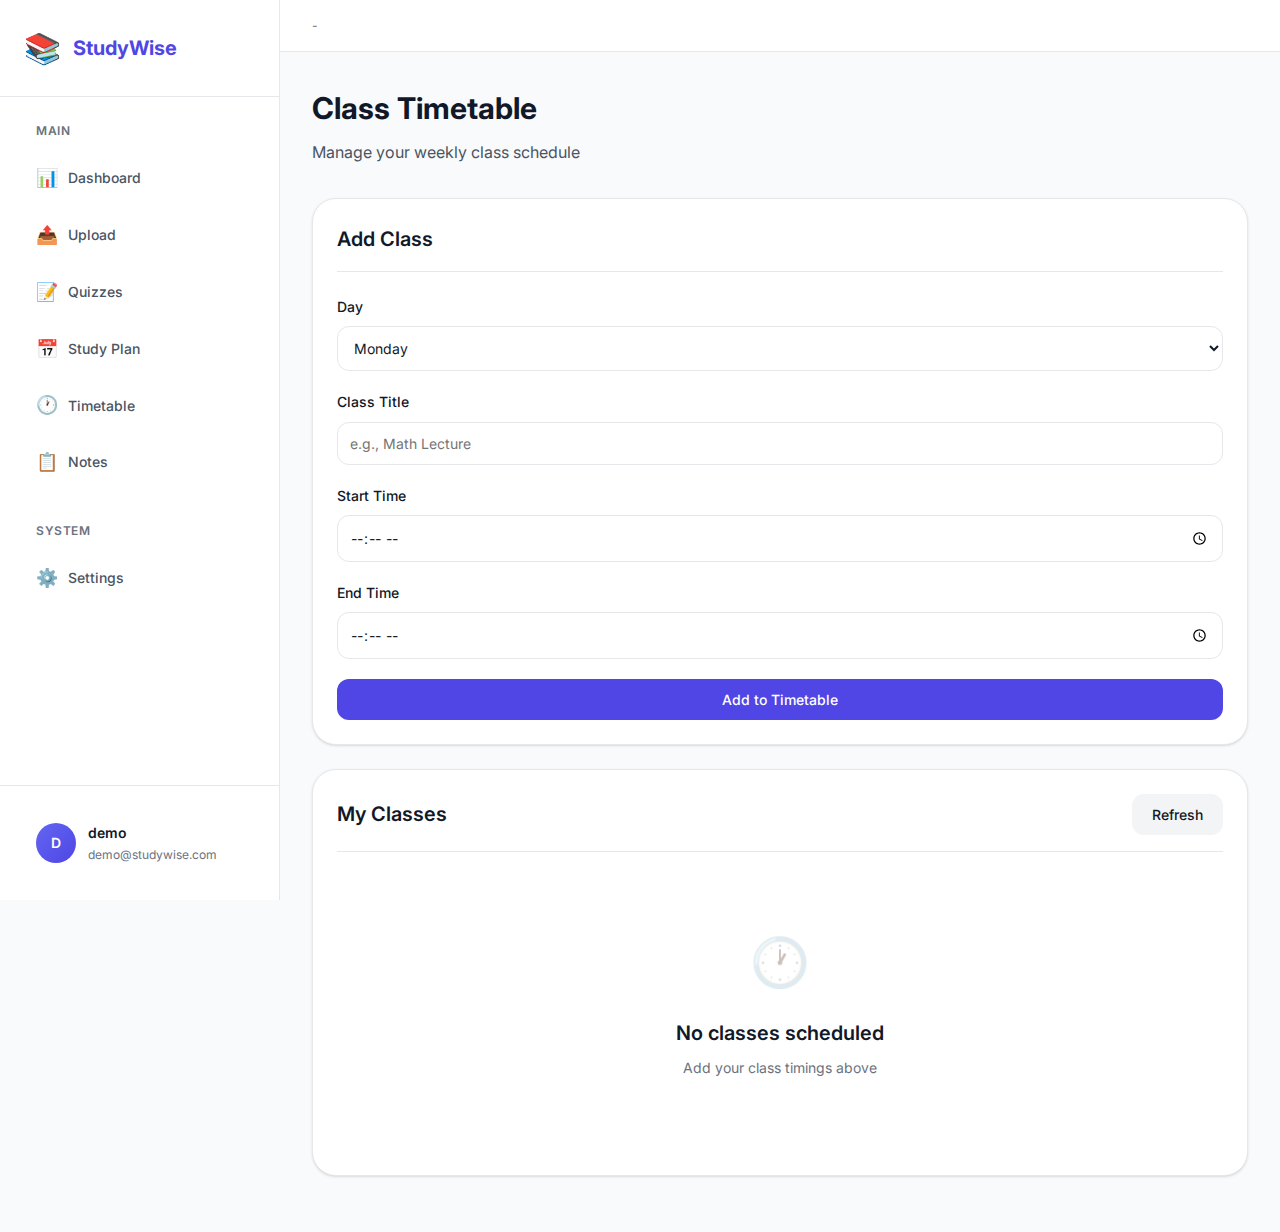
<file: frontend/pages/timetable.html>
<!DOCTYPE html>
<html lang="en">
<head>
    <meta charset="UTF-8">
    <meta name="viewport" content="width=device-width, initial-scale=1.0">
    <title>Timetable - StudyWise</title>
    <script src="../js/theme.js"></script>
    <link rel="stylesheet" href="../css/design-system.css">
    <link rel="stylesheet" href="../css/saas-components.css">
</head>
<body>
    <div class="app-layout">
        <!-- Sidebar -->
        <aside class="sidebar">
            <div class="sidebar-header">
                <div class="sidebar-brand">
                    <span class="sidebar-brand-icon">📚</span>
                    <span>StudyWise</span>
                </div>
            </div>

            <nav class="sidebar-nav">
                <div class="nav-section">
                    <div class="nav-section-title">Main</div>
                    <a href="dashboard-v2.html" class="nav-item">
                        <span class="nav-item-icon">📊</span>
                        Dashboard
                    </a>
                    <a href="upload.html" class="nav-item">
                        <span class="nav-item-icon">📤</span>
                        Upload
                    </a>
                    <a href="quiz.html" class="nav-item">
                        <span class="nav-item-icon">📝</span>
                        Quizzes
                    </a>
                    <a href="plan.html" class="nav-item">
                        <span class="nav-item-icon">📅</span>
                        Study Plan
                    </a>
                    <a href="timetable.html" class="nav-item">
                        <span class="nav-item-icon">🕐</span>
                        Timetable
                    </a>
                    <a href="notes.html" class="nav-item">
                        <span class="nav-item-icon">📋</span>
                        Notes
                    </a>
                </div>

                <div class="nav-section">
                    <div class="nav-section-title">System</div>
                    <a href="settings.html" class="nav-item">
                        <span class="nav-item-icon">⚙️</span>
                        Settings
                    </a>
                </div>
            </nav>

            <div class="sidebar-footer">
                <div class="user-profile">
                    <div class="user-avatar" id="userAvatar">S</div>
                    <div class="user-info">
                        <div class="user-name" id="userName">Student</div>
                        <div class="user-email" id="userEmailSidebar">Loading...</div>
                    </div>
                </div>
            </div>
        </aside>

        <!-- Main Content Wrapper -->
        <div class="main-wrapper">
            <header class="top-header">
                <button class="mobile-menu-toggle">☰</button>
                <div class="header-actions">
                    <span class="user-email" id="userEmail">-</span>
                </div>
            </header>

            <main class="main-content">
                <div class="page-header">
                    <h1 class="page-title">Class Timetable</h1>
                    <p class="page-subtitle">Manage your weekly class schedule</p>
                </div>

                <!-- Add Class Form -->
                <div class="card">
                    <div class="card-header">
                        <h2 class="card-title">Add Class</h2>
                    </div>
                    <div class="card-body">
                        <div class="form-row">
                            <div class="form-group">
                                <label class="form-label">Day</label>
                                <select id="daySelect" class="form-select">
                                    <option value="0">Monday</option>
                                    <option value="1">Tuesday</option>
                                    <option value="2">Wednesday</option>
                                    <option value="3">Thursday</option>
                                    <option value="4">Friday</option>
                                    <option value="5">Saturday</option>
                                    <option value="6">Sunday</option>
                                </select>
                            </div>

                            <div class="form-group">
                                <label class="form-label">Class Title</label>
                                <input type="text" id="classTitle" class="form-input" placeholder="e.g., Math Lecture">
                            </div>
                        </div>

                        <div class="form-row">
                            <div class="form-group">
                                <label class="form-label">Start Time</label>
                                <input type="time" id="startTime" class="form-input">
                            </div>

                            <div class="form-group">
                                <label class="form-label">End Time</label>
                                <input type="time" id="endTime" class="form-input">
                            </div>
                        </div>

                        <button class="btn btn-primary" onclick="addClass()" style="width: 100%;">
                            Add to Timetable
                        </button>
                    </div>
                </div>

                <!-- Timetable Display -->
                <div class="card">
                    <div class="card-header">
                        <h2 class="card-title">My Classes</h2>
                        <button class="btn btn-secondary" onclick="loadTimetable()">Refresh</button>
                    </div>
                    <div class="card-body" id="timetableList">
                        <!-- Timetable will be loaded here -->
                    </div>
                </div>
            </main>
        </div>
    </div>

    <script src="../js/toast.js"></script>
    <script src="../js/api.js"></script>
    <script src="../js/timetable.js"></script>
</body>
</html>
</file>
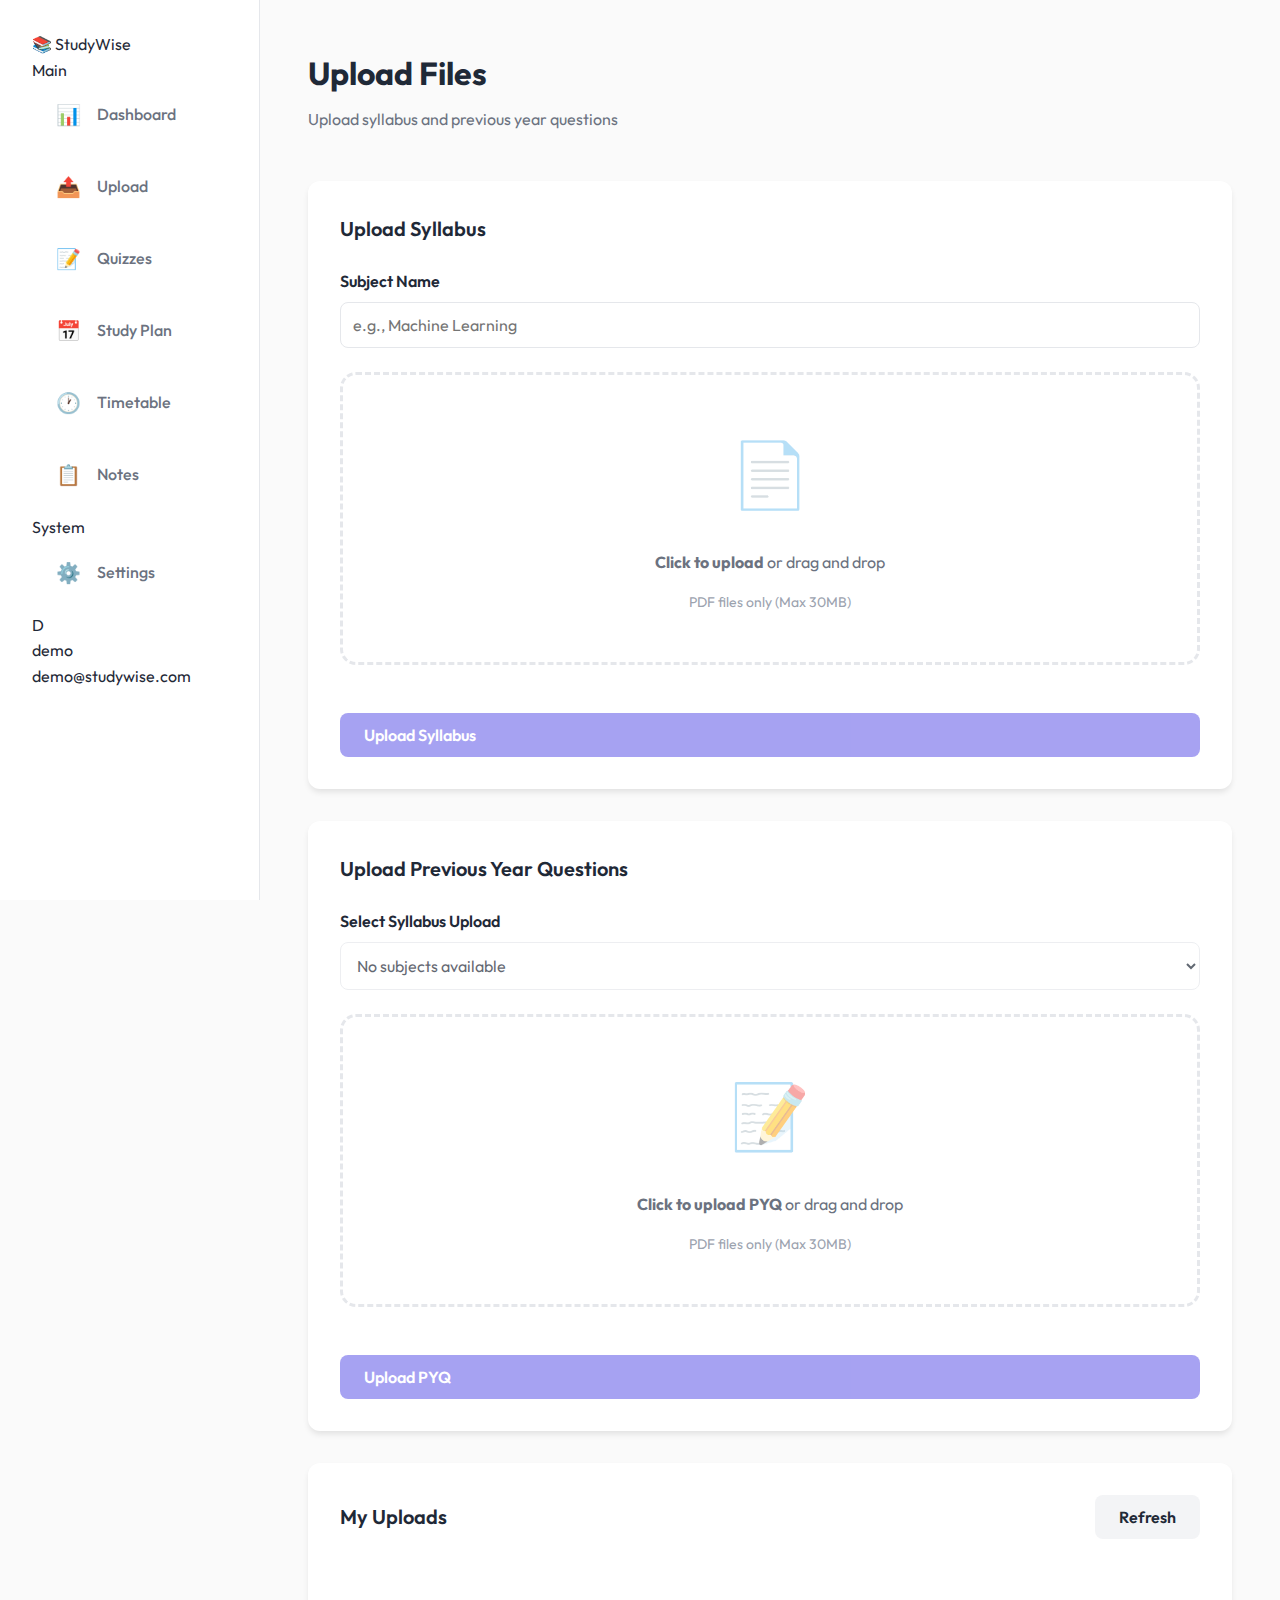
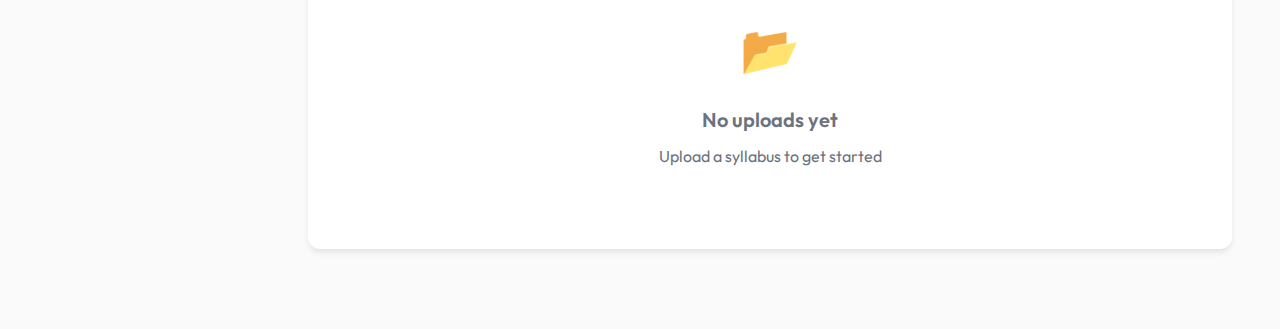
<file: frontend/pages/upload.html>
<!DOCTYPE html>
<html lang="en">
<head>
    <meta charset="UTF-8">
    <meta name="viewport" content="width=device-width, initial-scale=1.0">
    <title>Upload - StudyWise</title>
    <script src="../js/theme.js"></script>
    <link rel="stylesheet" href="../css/main.css">
    <link rel="stylesheet" href="../css/components.css">
</head>
<body>
    <div class="layout">
        <!-- Sidebar -->
        <aside class="sidebar">
            <div class="sidebar-header">
                <div class="sidebar-brand">
                    <span class="sidebar-brand-icon">📚</span>
                    <span>StudyWise</span>
                </div>
            </div>

            <nav class="sidebar-nav">
                <div class="nav-section">
                    <div class="nav-section-title">Main</div>
                    <a href="dashboard-v2.html" class="nav-item">
                        <span class="nav-item-icon">📊</span>
                        Dashboard
                    </a>
                    <a href="upload.html" class="nav-item">
                        <span class="nav-item-icon">📤</span>
                        Upload
                    </a>
                    <a href="quiz.html" class="nav-item">
                        <span class="nav-item-icon">📝</span>
                        Quizzes
                    </a>
                    <a href="plan.html" class="nav-item">
                        <span class="nav-item-icon">📅</span>
                        Study Plan
                    </a>
                    <a href="timetable.html" class="nav-item">
                        <span class="nav-item-icon">🕐</span>
                        Timetable
                    </a>
                    <a href="notes.html" class="nav-item">
                        <span class="nav-item-icon">📋</span>
                        Notes
                    </a>
                </div>

                <div class="nav-section">
                    <div class="nav-section-title">System</div>
                    <a href="settings.html" class="nav-item">
                        <span class="nav-item-icon">⚙️</span>
                        Settings
                    </a>
                </div>
            </nav>

            <div class="sidebar-footer">
                <div class="user-profile">
                    <div class="user-avatar" id="userAvatar">S</div>
                    <div class="user-info">
                        <div class="user-name" id="userName">Student</div>
                        <div class="user-email" id="userEmailSidebar">Loading...</div>
                    </div>
                </div>
            </div>
        </aside>

        <!-- Main Content -->
        <main class="main-content">
            <div class="page-header">
                <h1 class="page-title">Upload Files</h1>
                <p class="page-subtitle">Upload syllabus and previous year questions</p>
            </div>

            <!-- Upload Syllabus Section -->
            <div class="card">
                <div class="card-header">
                    <h2 class="card-title">Upload Syllabus</h2>
                </div>
                <div class="card-body">
                    <div class="form-group">
                        <label class="form-label">Subject Name</label>
                        <input type="text" id="subjectInput" class="form-input" placeholder="e.g., Machine Learning" required>
                    </div>

                    <div class="upload-zone" id="syllabusUploadZone">
                        <div class="upload-icon">📄</div>
                        <div class="upload-text">
                            <strong>Click to upload</strong> or drag and drop
                        </div>
                        <div class="upload-hint">PDF files only (Max 30MB)</div>
                        <input type="file" id="syllabusFileInput" accept=".pdf" style="display: none;">
                    </div>

                    <div id="syllabusStatus" class="mt-2"></div>

                    <button id="uploadSyllabusBtn" class="btn btn-primary mt-2" style="width: 100%;" disabled>
                        Upload Syllabus
                    </button>
                </div>
            </div>

            <!-- Upload PYQ Section -->
            <div class="card" id="pyqSection">
                <div class="card-header">
                    <h2 class="card-title">Upload Previous Year Questions</h2>
                </div>
                <div class="card-body">
                    <div class="form-group">
                        <label class="form-label">Select Syllabus Upload</label>
                        <select id="pyqSubjectSelect" class="form-select">
                            <option value="">Choose a subject...</option>
                        </select>
                        <small class="form-hint" id="pyqHint" style="display: none; color: #6B7280; margin-top: 0.5rem;">
                            Upload a syllabus first to link your PYQs.
                        </small>
                    </div>

                    <div class="upload-zone" id="pyqUploadZone">
                        <div class="upload-icon">📝</div>
                        <div class="upload-text">
                            <strong>Click to upload PYQ</strong> or drag and drop
                        </div>
                        <div class="upload-hint">PDF files only (Max 30MB)</div>
                        <input type="file" id="pyqFileInput" accept=".pdf" style="display: none;">
                    </div>

                    <div id="pyqStatus" class="mt-2"></div>

                    <button id="uploadPyqBtn" class="btn btn-primary mt-2" style="width: 100%;" disabled>
                        Upload PYQ
                    </button>
                </div>
            </div>

            <!-- My Uploads -->
            <div class="card">
                <div class="card-header">
                    <h2 class="card-title">My Uploads</h2>
                    <button onclick="loadUploads()" class="btn btn-secondary">Refresh</button>
                </div>
                <div class="card-body" id="uploadsList">
                    <!-- Uploads list will be loaded here -->
                </div>
            </div>
        </main>
    </div>

    <script src="../js/toast.js"></script>
    <script src="../js/api.js"></script>
    <script src="../js/upload.js"></script>
    <script>
        console.log('🧪 TEST: Script loaded!');
        console.log('🧪 window.api exists?', typeof window.api);
        console.log('🧪 DOMContentLoaded will fire...');

        document.addEventListener('DOMContentLoaded', () => {
            console.log('✅ DOMContentLoaded fired!');
            console.log('✅ API:', window.api);
            console.log('✅ Email:', window.api?.userEmail);
        });
    </script>
</body>
</html>
</file>
<file: frontend/css/main.css>
/* StudyWise - Modern Academic Planner Styles */

@import url('https://fonts.googleapis.com/css2?family=Outfit:wght@300;400;500;600;700&family=Space+Mono:wght@400;700&display=swap');

:root {
    --bg-primary: #ffffff;
    --bg-secondary: #f9fafb;
    --bg-tertiary: #f3f4f6;
    --text-primary: #111827;
    --text-secondary: #4b5563;
    --text-tertiary: #6b7280;
    --border-color: #e5e7eb;
    --card-bg: #ffffff;
    --sidebar-bg: #f9fafb;
    --input-bg: #ffffff;
}

html.dark {
    --bg-primary: #0f172a;
    --bg-secondary: #1e293b;
    --bg-tertiary: #334155;
    --text-primary: #f1f5f9;
    --text-secondary: #cbd5e1;
    --text-tertiary: #94a3b8;
    --border-color: #334155;
    --card-bg: #1e293b;
    --sidebar-bg: #0b1220;
    --input-bg: #0f172a;
}

body {
    background-color: var(--bg-primary);
    color: var(--text-primary);
}

.card {
    background-color: var(--card-bg);
    border-color: var(--border-color);
}

.sidebar {
    background-color: var(--sidebar-bg);
    border-right-color: var(--border-color);
}

.form-input, .form-select, .form-textarea {
    background-color: var(--input-bg);
    color: var(--text-primary);
    border-color: var(--border-color);
}

/* Remove floating blob */
.floating-blob,
.absolute.w-64.h-64,
[class*="blob"],
.decoration-blob {
    display: none !important;
}

:root {
    /* Color Palette - Sophisticated Academic Theme */
    --primary: #4F46E5;
    --primary-dark: #3730A3;
    --primary-light: #818CF8;
    --secondary: #10B981;
    --accent: #F59E0B;
    --danger: #EF4444;
    
    /* Neutrals */
    --bg-primary: #FAFAFA;
    --bg-secondary: #FFFFFF;
    --bg-tertiary: #F3F4F6;
    --text-primary: #1F2937;
    --text-secondary: #6B7280;
    --text-tertiary: #9CA3AF;
    --border: #E5E7EB;
    
    /* Shadows */
    --shadow-sm: 0 1px 2px rgba(0, 0, 0, 0.05);
    --shadow-md: 0 4px 6px -1px rgba(0, 0, 0, 0.1);
    --shadow-lg: 0 10px 15px -3px rgba(0, 0, 0, 0.1);
    --shadow-xl: 0 20px 25px -5px rgba(0, 0, 0, 0.1);
    
    /* Spacing */
    --spacing-xs: 0.5rem;
    --spacing-sm: 1rem;
    --spacing-md: 1.5rem;
    --spacing-lg: 2rem;
    --spacing-xl: 3rem;
    
    /* Border Radius */
    --radius-sm: 0.375rem;
    --radius-md: 0.5rem;
    --radius-lg: 0.75rem;
    --radius-xl: 1rem;
    
    /* Typography */
    --font-primary: 'Outfit', sans-serif;
    --font-mono: 'Space Mono', monospace;
}

* {
    margin: 0;
    padding: 0;
    box-sizing: border-box;
}

body {
    font-family: var(--font-primary);
    background: var(--bg-primary);
    color: var(--text-primary);
    line-height: 1.6;
    font-size: 16px;
}

/* Container */
.container {
    max-width: 1400px;
    margin: 0 auto;
    padding: 0 var(--spacing-md);
}

/* Layout */
.layout {
    display: flex;
    min-height: 100vh;
}

/* Sidebar */
.sidebar {
    width: 260px;
    background: var(--bg-secondary);
    border-right: 1px solid var(--border);
    padding: var(--spacing-lg);
    position: sticky;
    top: 0;
    height: 100vh;
    display: flex;
    flex-direction: column;
}

.logo {
    font-size: 1.75rem;
    font-weight: 700;
    color: var(--primary);
    margin-bottom: var(--spacing-xl);
    display: flex;
    align-items: center;
    gap: var(--spacing-xs);
}

.logo::before {
    content: '📚';
    font-size: 2rem;
}

.nav {
    flex: 1;
}

.nav-item {
    display: flex;
    align-items: center;
    gap: var(--spacing-sm);
    padding: var(--spacing-sm) var(--spacing-md);
    margin-bottom: var(--spacing-xs);
    border-radius: var(--radius-md);
    color: var(--text-secondary);
    text-decoration: none;
    font-weight: 500;
    transition: all 0.2s ease;
}

.nav-item:hover {
    background: var(--bg-tertiary);
    color: var(--text-primary);
}

.nav-item.active {
    background: var(--primary);
    color: white;
}

.nav-item-icon {
    font-size: 1.25rem;
}

/* Main Content */
.main-content {
    flex: 1;
    padding: var(--spacing-xl);
    overflow-y: auto;
}

/* Page Header */
.page-header {
    margin-bottom: var(--spacing-xl);
}

.page-title {
    font-size: 2rem;
    font-weight: 700;
    color: var(--text-primary);
    margin-bottom: var(--spacing-xs);
}

.page-subtitle {
    color: var(--text-secondary);
    font-size: 1rem;
}

/* Cards */
.card {
    background: var(--bg-secondary);
    border-radius: var(--radius-lg);
    padding: var(--spacing-lg);
    box-shadow: var(--shadow-md);
    margin-bottom: var(--spacing-lg);
    transition: all 0.3s ease;
}

.card:hover {
    box-shadow: var(--shadow-lg);
    transform: translateY(-2px);
}

.card-header {
    display: flex;
    justify-content: space-between;
    align-items: center;
    margin-bottom: var(--spacing-md);
}

.card-title {
    font-size: 1.25rem;
    font-weight: 600;
    color: var(--text-primary);
}

.card-body {
    color: var(--text-secondary);
}

/* Grid */
.grid {
    display: grid;
    gap: var(--spacing-lg);
}

.grid-2 {
    grid-template-columns: repeat(2, 1fr);
}

.grid-3 {
    grid-template-columns: repeat(3, 1fr);
}

.grid-4 {
    grid-template-columns: repeat(4, 1fr);
}

/* Buttons */
.btn {
    padding: 0.75rem 1.5rem;
    border: none;
    border-radius: var(--radius-md);
    font-family: var(--font-primary);
    font-size: 1rem;
    font-weight: 600;
    cursor: pointer;
    transition: all 0.2s ease;
    display: inline-flex;
    align-items: center;
    gap: var(--spacing-xs);
    text-decoration: none;
}

.btn:disabled {
    opacity: 0.5;
    cursor: not-allowed;
}

.btn-primary {
    background: var(--primary);
    color: white;
}

.btn-primary:hover:not(:disabled) {
    background: var(--primary-dark);
    transform: translateY(-2px);
    box-shadow: var(--shadow-md);
}

.btn-secondary {
    background: var(--bg-tertiary);
    color: var(--text-primary);
}

.btn-secondary:hover:not(:disabled) {
    background: var(--border);
}

.btn-success {
    background: var(--secondary);
    color: white;
}

.btn-success:hover:not(:disabled) {
    background: #059669;
}

.btn-outline {
    background: transparent;
    border: 2px solid var(--primary);
    color: var(--primary);
}

.btn-outline:hover:not(:disabled) {
    background: var(--primary);
    color: white;
}

/* Forms */
.form-group {
    margin-bottom: var(--spacing-md);
}

.form-label {
    display: block;
    margin-bottom: var(--spacing-xs);
    font-weight: 600;
    color: var(--text-primary);
}

.form-input,
.form-select,
.form-textarea {
    width: 100%;
    padding: 0.75rem;
    border: 1px solid var(--border);
    border-radius: var(--radius-md);
    font-family: var(--font-primary);
    font-size: 1rem;
    transition: all 0.2s ease;
}

.form-input:focus,
.form-select:focus,
.form-textarea:focus {
    outline: none;
    border-color: var(--primary);
    box-shadow: 0 0 0 3px rgba(79, 70, 229, 0.1);
}

.form-textarea {
    resize: vertical;
    min-height: 100px;
}

/* File Upload */
.file-upload {
    border: 2px dashed var(--border);
    border-radius: var(--radius-lg);
    padding: var(--spacing-xl);
    text-align: center;
    cursor: pointer;
    transition: all 0.2s ease;
}

.file-upload:hover {
    border-color: var(--primary);
    background: var(--bg-tertiary);
}

.file-upload-icon {
    font-size: 3rem;
    margin-bottom: var(--spacing-md);
}

/* Badges */
.badge {
    display: inline-block;
    padding: 0.25rem 0.75rem;
    border-radius: var(--radius-sm);
    font-size: 0.875rem;
    font-weight: 600;
}

.badge-success {
    background: #D1FAE5;
    color: #065F46;
}

.badge-warning {
    background: #FEF3C7;
    color: #92400E;
}

.badge-info {
    background: #DBEAFE;
    color: #1E40AF;
}

.badge-danger {
    background: #FEE2E2;
    color: #991B1B;
}

/* Stats */
.stat-card {
    background: linear-gradient(135deg, var(--primary) 0%, var(--primary-dark) 100%);
    color: white;
    padding: var(--spacing-lg);
    border-radius: var(--radius-lg);
    box-shadow: var(--shadow-lg);
}

.stat-value {
    font-size: 2.5rem;
    font-weight: 700;
    margin-bottom: var(--spacing-xs);
}

.stat-label {
    font-size: 0.875rem;
    opacity: 0.9;
}

/* Progress Bar */
.progress {
    height: 8px;
    background: var(--bg-tertiary);
    border-radius: var(--radius-sm);
    overflow: hidden;
}

.progress-bar {
    height: 100%;
    background: var(--primary);
    transition: width 0.3s ease;
}

/* Loading */
.loading {
    display: flex;
    justify-content: center;
    align-items: center;
    padding: var(--spacing-xl);
}

.spinner {
    width: 40px;
    height: 40px;
    border: 4px solid var(--bg-tertiary);
    border-top-color: var(--primary);
    border-radius: 50%;
    animation: spin 0.8s linear infinite;
}

@keyframes spin {
    to { transform: rotate(360deg); }
}

/* Alert */
.alert {
    padding: var(--spacing-md);
    border-radius: var(--radius-md);
    margin-bottom: var(--spacing-md);
}

.alert-success {
    background: #D1FAE5;
    color: #065F46;
    border-left: 4px solid var(--secondary);
}

.alert-error {
    background: #FEE2E2;
    color: #991B1B;
    border-left: 4px solid var(--danger);
}

.alert-info {
    background: #DBEAFE;
    color: #1E40AF;
    border-left: 4px solid var(--primary);
}

/* Responsive */
@media (max-width: 768px) {
    .layout {
        flex-direction: column;
    }
    
    .sidebar {
        width: 100%;
        height: auto;
        position: static;
    }
    
    .grid-2,
    .grid-3,
    .grid-4 {
        grid-template-columns: 1fr;
    }
    
    .main-content {
        padding: var(--spacing-md);
    }
}
/* Progress bar fixes - remove absolute positioning */
.stat-card .progress-bar {
    position: relative;
    width: 100%;
    height: 8px;
    background-color: var(--bg-tertiary);
    border-radius: 6px;
    overflow: hidden;
    margin-top: 0.5rem;
}

.stat-card .progress-fill {
    position: relative;
    height: 100%;
    background: linear-gradient(90deg, #4f46e5 0%, #7c3aed 100%);
    border-radius: 6px;
    transition: width 0.3s ease;
    width: 0%;
}

/* Remove any floating blobs or absolute positioned decorations */
.floating-blob,
.decoration-blob,
.absolute[class*="blob"],
.bg-gradient-to-br.absolute,
.absolute.w-64.h-64,
.absolute.rounded-full.blur-3xl {
    display: none !important;
}

/* Ensure stat cards don't have z-index issues */
.stat-card {
    position: relative;
    z-index: 1;
}

/* Remove any overlay effects */
.overlay,
.backdrop-blur,
[class*="backdrop"] {
    display: none !important;
}

/* Utility Classes */
.text-center { text-align: center; }
.text-right { text-align: right; }
.mt-1 { margin-top: var(--spacing-sm); }
.mt-2 { margin-top: var(--spacing-md); }
.mb-1 { margin-bottom: var(--spacing-sm); }
.mb-2 { margin-bottom: var(--spacing-md); }
.hidden { display: none; }
</file>
<file: frontend/css/components.css>
/* Component-specific styles */

/* Quiz Component */
.quiz-container {
    max-width: 800px;
    margin: 0 auto;
}

.question-card {
    background: var(--bg-secondary);
    padding: var(--spacing-lg);
    border-radius: var(--radius-lg);
    box-shadow: var(--shadow-md);
    margin-bottom: var(--spacing-lg);
}

.question-number {
    font-size: 0.875rem;
    color: var(--text-tertiary);
    font-weight: 600;
    margin-bottom: var(--spacing-xs);
}

.question-text {
    font-size: 1.125rem;
    font-weight: 600;
    color: var(--text-primary);
    margin-bottom: var(--spacing-md);
}

.options-list {
    list-style: none;
}

.option-item {
    padding: var(--spacing-md);
    border: 2px solid var(--border);
    border-radius: var(--radius-md);
    margin-bottom: var(--spacing-sm);
    cursor: pointer;
    transition: all 0.2s ease;
}

.option-item:hover {
    border-color: var(--primary-light);
    background: var(--bg-tertiary);
}

.option-item.selected {
    border-color: var(--primary);
    background: rgba(79, 70, 229, 0.05);
}

.option-item.correct {
    border-color: var(--secondary);
    background: rgba(16, 185, 129, 0.1);
}

.option-item.incorrect {
    border-color: var(--danger);
    background: rgba(239, 68, 68, 0.1);
}

/* Study Plan Timeline */
.timeline {
    position: relative;
    padding-left: var(--spacing-xl);
}

.timeline::before {
    content: '';
    position: absolute;
    left: 0;
    top: 0;
    bottom: 0;
    width: 2px;
    background: var(--border);
}

.timeline-item {
    position: relative;
    padding-bottom: var(--spacing-lg);
}

.timeline-marker {
    position: absolute;
    left: -2.25rem;
    width: 12px;
    height: 12px;
    border-radius: 50%;
    background: var(--primary);
    border: 3px solid var(--bg-primary);
}

.timeline-content {
    background: var(--bg-secondary);
    padding: var(--spacing-md);
    border-radius: var(--radius-md);
    box-shadow: var(--shadow-sm);
}

.week-header {
    font-weight: 600;
    color: var(--primary);
    margin-bottom: var(--spacing-sm);
}

.topic-list {
    list-style: none;
    margin-top: var(--spacing-sm);
}

.topic-item {
    padding: var(--spacing-sm);
    background: var(--bg-tertiary);
    border-radius: var(--radius-sm);
    margin-bottom: var(--spacing-xs);
    display: flex;
    justify-content: space-between;
    align-items: center;
}

/* Dashboard Stats */
.stats-grid {
    display: grid;
    grid-template-columns: repeat(auto-fit, minmax(250px, 1fr));
    gap: var(--spacing-lg);
    margin-bottom: var(--spacing-xl);
}

.stat-item {
    background: linear-gradient(135deg, #667eea 0%, #764ba2 100%);
    color: white;
    padding: var(--spacing-lg);
    border-radius: var(--radius-lg);
    box-shadow: var(--shadow-lg);
}

.stat-item:nth-child(2) {
    background: linear-gradient(135deg, #f093fb 0%, #f5576c 100%);
}

.stat-item:nth-child(3) {
    background: linear-gradient(135deg, #4facfe 0%, #00f2fe 100%);
}

.stat-item:nth-child(4) {
    background: linear-gradient(135deg, #43e97b 0%, #38f9d7 100%);
}

/* Upload Zone */
.upload-zone {
    border: 3px dashed var(--border);
    border-radius: var(--radius-xl);
    padding: var(--spacing-xl);
    text-align: center;
    transition: all 0.3s ease;
    background: var(--bg-secondary);
}

.upload-zone.dragover {
    border-color: var(--primary);
    background: rgba(79, 70, 229, 0.05);
}

.upload-icon {
    font-size: 4rem;
    margin-bottom: var(--spacing-md);
    opacity: 0.5;
}

.upload-text {
    color: var(--text-secondary);
    margin-bottom: var(--spacing-sm);
}

.upload-hint {
    font-size: 0.875rem;
    color: var(--text-tertiary);
}

/* Topic Cards */
.topic-card {
    background: var(--bg-secondary);
    border-left: 4px solid var(--primary);
    padding: var(--spacing-md);
    border-radius: var(--radius-md);
    margin-bottom: var(--spacing-sm);
    transition: all 0.2s ease;
}

.topic-card:hover {
    box-shadow: var(--shadow-md);
    transform: translateX(4px);
}

.topic-header {
    display: flex;
    justify-content: space-between;
    align-items: start;
    margin-bottom: var(--spacing-xs);
}

.topic-name {
    font-weight: 600;
    color: var(--text-primary);
    font-size: 1.125rem;
}

.topic-difficulty {
    font-size: 0.75rem;
    padding: 0.25rem 0.5rem;
    border-radius: var(--radius-sm);
}

.difficulty-easy {
    background: #D1FAE5;
    color: #065F46;
}

.difficulty-medium {
    background: #FEF3C7;
    color: #92400E;
}

.difficulty-hard {
    background: #FEE2E2;
    color: #991B1B;
}

.topic-meta {
    display: flex;
    gap: var(--spacing-md);
    color: var(--text-tertiary);
    font-size: 0.875rem;
    margin-top: var(--spacing-xs);
}

/* Quiz Results */
.results-summary {
    background: linear-gradient(135deg, var(--primary) 0%, var(--primary-dark) 100%);
    color: white;
    padding: var(--spacing-xl);
    border-radius: var(--radius-xl);
    text-align: center;
    margin-bottom: var(--spacing-xl);
}

.score-display {
    font-size: 4rem;
    font-weight: 700;
    margin: var(--spacing-md) 0;
}

.score-label {
    font-size: 1.25rem;
    opacity: 0.9;
}

/* Empty States */
.empty-state {
    text-align: center;
    padding: var(--spacing-xl);
    color: var(--text-tertiary);
}

.empty-icon {
    font-size: 4rem;
    margin-bottom: var(--spacing-md);
}

.empty-text {
    font-size: 1.125rem;
    margin-bottom: var(--spacing-md);
}
</file>
<file: frontend/css/design-system.css>
/* StudyWise - Professional SaaS Design System */

@import url('https://fonts.googleapis.com/css2?family=Inter:wght@300;400;500;600;700;800&family=JetBrains+Mono:wght@400;500;600&display=swap');

:root {
    /* Color System - Soft, Professional Palette */
    --primary-50: #EEF2FF;
    --primary-100: #E0E7FF;
    --primary-200: #C7D2FE;
    --primary-300: #A5B4FC;
    --primary-400: #818CF8;
    --primary-500: #6366F1;
    --primary-600: #4F46E5;
    --primary-700: #4338CA;
    --primary-800: #3730A3;
    --primary-900: #312E81;
    
    --success-50: #F0FDF4;
    --success-500: #22C55E;
    --success-600: #16A34A;
    
    --warning-50: #FFFBEB;
    --warning-500: #F59E0B;
    --warning-600: #D97706;
    
    --error-50: #FEF2F2;
    --error-500: #EF4444;
    --error-600: #DC2626;
    
    --info-50: #EFF6FF;
    --info-500: #3B82F6;
    --info-600: #2563EB;
    
    /* Neutrals - Subtle, Clean */
    --gray-50: #F9FAFB;
    --gray-100: #F3F4F6;
    --gray-200: #E5E7EB;
    --gray-300: #D1D5DB;
    --gray-400: #9CA3AF;
    --gray-500: #6B7280;
    --gray-600: #4B5563;
    --gray-700: #374151;
    --gray-800: #1F2937;
    --gray-900: #111827;
    
    /* Semantic Colors */
    --bg-primary: #FFFFFF;
    --bg-secondary: var(--gray-50);
    --bg-tertiary: var(--gray-100);
    --text-primary: var(--gray-900);
    --text-secondary: var(--gray-600);
    --text-tertiary: var(--gray-500);
    --border: var(--gray-200);
    --border-focus: var(--primary-400);
    
    /* Spacing System (8px base) */
    --spacing-1: 0.25rem;  /* 4px */
    --spacing-2: 0.5rem;   /* 8px */
    --spacing-3: 0.75rem;  /* 12px */
    --spacing-4: 1rem;     /* 16px */
    --spacing-5: 1.25rem;  /* 20px */
    --spacing-6: 1.5rem;   /* 24px */
    --spacing-8: 2rem;     /* 32px */
    --spacing-10: 2.5rem;  /* 40px */
    --spacing-12: 3rem;    /* 48px */
    --spacing-16: 4rem;    /* 64px */
    
    /* Border Radius - Consistent, Soft */
    --radius-sm: 0.375rem;   /* 6px */
    --radius-md: 0.5rem;     /* 8px */
    --radius-lg: 0.75rem;    /* 12px */
    --radius-xl: 1rem;       /* 16px */
    --radius-2xl: 1.5rem;    /* 24px */
    --radius-full: 9999px;
    
    /* Shadows - Subtle, Layered */
    --shadow-xs: 0 1px 2px 0 rgba(0, 0, 0, 0.05);
    --shadow-sm: 0 1px 3px 0 rgba(0, 0, 0, 0.1), 0 1px 2px -1px rgba(0, 0, 0, 0.1);
    --shadow-md: 0 4px 6px -1px rgba(0, 0, 0, 0.1), 0 2px 4px -2px rgba(0, 0, 0, 0.1);
    --shadow-lg: 0 10px 15px -3px rgba(0, 0, 0, 0.1), 0 4px 6px -4px rgba(0, 0, 0, 0.1);
    --shadow-xl: 0 20px 25px -5px rgba(0, 0, 0, 0.1), 0 8px 10px -6px rgba(0, 0, 0, 0.1);
    --shadow-2xl: 0 25px 50px -12px rgba(0, 0, 0, 0.25);
    
    /* Typography Scale */
    --text-xs: 0.75rem;      /* 12px */
    --text-sm: 0.875rem;     /* 14px */
    --text-base: 1rem;       /* 16px */
    --text-lg: 1.125rem;     /* 18px */
    --text-xl: 1.25rem;      /* 20px */
    --text-2xl: 1.5rem;      /* 24px */
    --text-3xl: 1.875rem;    /* 30px */
    --text-4xl: 2.25rem;     /* 36px */
    --text-5xl: 3rem;        /* 48px */
    
    /* Font Weights */
    --font-light: 300;
    --font-normal: 400;
    --font-medium: 500;
    --font-semibold: 600;
    --font-bold: 700;
    --font-extrabold: 800;
    
    /* Transitions */
    --transition-fast: 150ms cubic-bezier(0.4, 0, 0.2, 1);
    --transition-base: 200ms cubic-bezier(0.4, 0, 0.2, 1);
    --transition-slow: 300ms cubic-bezier(0.4, 0, 0.2, 1);
    
    /* Z-index Scale */
    --z-dropdown: 1000;
    --z-sticky: 1020;
    --z-fixed: 1030;
    --z-modal-backdrop: 1040;
    --z-modal: 1050;
    --z-toast: 1060;
}

/* Global Resets & Base Styles */
* {
    margin: 0;
    padding: 0;
    box-sizing: border-box;
}

html {
    font-size: 16px;
    -webkit-font-smoothing: antialiased;
    -moz-osx-font-smoothing: grayscale;
}

body {
    font-family: 'Inter', -apple-system, BlinkMacSystemFont, 'Segoe UI', Roboto, sans-serif;
    background: var(--bg-secondary);
    color: var(--text-primary);
    line-height: 1.6;
    font-size: var(--text-base);
}

/* Layout Structure */
.app-layout {
    display: flex;
    min-height: 100vh;
}

/* Sidebar */
.sidebar {
    width: 280px;
    background: var(--bg-primary);
    border-right: 1px solid var(--border);
    display: flex;
    flex-direction: column;
    position: fixed;
    left: 0;
    top: 0;
    height: 100vh;
    z-index: var(--z-fixed);
    transition: transform var(--transition-base);
}

.sidebar.mobile-hidden {
    transform: translateX(-100%);
}

.sidebar-header {
    padding: var(--spacing-6);
    border-bottom: 1px solid var(--border);
}

.sidebar-brand {
    display: flex;
    align-items: center;
    gap: var(--spacing-3);
    font-size: var(--text-xl);
    font-weight: var(--font-bold);
    color: var(--primary-600);
}

.sidebar-brand-icon {
    font-size: var(--text-3xl);
}

.sidebar-nav {
    flex: 1;
    padding: var(--spacing-6);
    overflow-y: auto;
}

.nav-section {
    margin-bottom: var(--spacing-8);
}

.nav-section-title {
    font-size: var(--text-xs);
    font-weight: var(--font-semibold);
    text-transform: uppercase;
    letter-spacing: 0.05em;
    color: var(--text-tertiary);
    margin-bottom: var(--spacing-3);
    padding: 0 var(--spacing-3);
}

.nav-item {
    display: flex;
    align-items: center;
    gap: var(--spacing-3);
    padding: var(--spacing-3) var(--spacing-3);
    margin-bottom: var(--spacing-1);
    border-radius: var(--radius-lg);
    color: var(--text-secondary);
    text-decoration: none;
    font-weight: var(--font-medium);
    font-size: var(--text-sm);
    transition: all var(--transition-fast);
}

.nav-item:hover {
    background: var(--gray-100);
    color: var(--text-primary);
}

.nav-item.active {
    background: var(--primary-50);
    color: var(--primary-700);
}

.nav-item-icon {
    font-size: var(--text-lg);
    width: 20px;
    text-align: center;
}

.nav-item-badge {
    margin-left: auto;
    background: var(--error-500);
    color: white;
    font-size: var(--text-xs);
    font-weight: var(--font-semibold);
    padding: 0.125rem var(--spacing-2);
    border-radius: var(--radius-full);
}

.sidebar-footer {
    padding: var(--spacing-6);
    border-top: 1px solid var(--border);
}

.user-profile {
    display: flex;
    align-items: center;
    gap: var(--spacing-3);
    padding: var(--spacing-3);
    border-radius: var(--radius-lg);
    transition: background var(--transition-fast);
}

.user-profile:hover {
    background: var(--gray-100);
}

.user-avatar {
    width: 40px;
    height: 40px;
    border-radius: var(--radius-full);
    background: linear-gradient(135deg, var(--primary-500), var(--primary-600));
    display: flex;
    align-items: center;
    justify-content: center;
    color: white;
    font-weight: var(--font-semibold);
    font-size: var(--text-sm);
}

.user-info {
    flex: 1;
}

.user-name {
    font-size: var(--text-sm);
    font-weight: var(--font-semibold);
    color: var(--text-primary);
}

.user-email {
    font-size: var(--text-xs);
    color: var(--text-tertiary);
}

/* Main Content Area */
.main-wrapper {
    margin-left: 280px;
    flex: 1;
    display: flex;
    flex-direction: column;
    min-height: 100vh;
}

.top-header {
    background: var(--bg-primary);
    border-bottom: 1px solid var(--border);
    padding: var(--spacing-4) var(--spacing-8);
    display: flex;
    align-items: center;
    justify-content: space-between;
    position: sticky;
    top: 0;
    z-index: var(--z-sticky);
}

.mobile-menu-toggle {
    display: none;
    background: none;
    border: none;
    font-size: var(--text-2xl);
    color: var(--text-secondary);
    cursor: pointer;
    padding: var(--spacing-2);
}

.header-actions {
    display: flex;
    align-items: center;
    gap: var(--spacing-4);
}

.main-content {
    flex: 1;
    padding: var(--spacing-8);
    max-width: 1400px;
    width: 100%;
    margin: 0 auto;
}

/* Page Header */
.page-header {
    margin-bottom: var(--spacing-8);
}

.page-title {
    font-size: var(--text-3xl);
    font-weight: var(--font-bold);
    color: var(--text-primary);
    margin-bottom: var(--spacing-2);
}

.page-subtitle {
    font-size: var(--text-base);
    color: var(--text-secondary);
}

/* Cards */
.card {
    background: var(--bg-primary);
    border-radius: var(--radius-2xl);
    padding: var(--spacing-6);
    box-shadow: var(--shadow-sm);
    margin-bottom: var(--spacing-6);
    border: 1px solid var(--border);
}

.card-header {
    display: flex;
    justify-content: space-between;
    align-items: center;
    margin-bottom: var(--spacing-6);
    padding-bottom: var(--spacing-4);
    border-bottom: 1px solid var(--border);
}

.card-title {
    font-size: var(--text-xl);
    font-weight: var(--font-semibold);
    color: var(--text-primary);
}

.card-body {
    color: var(--text-secondary);
}

/* Buttons */
.btn {
    display: inline-flex;
    align-items: center;
    justify-content: center;
    gap: var(--spacing-2);
    padding: var(--spacing-3) var(--spacing-5);
    border: none;
    border-radius: var(--radius-lg);
    font-family: inherit;
    font-size: var(--text-sm);
    font-weight: var(--font-medium);
    cursor: pointer;
    transition: all var(--transition-fast);
    text-decoration: none;
    white-space: nowrap;
}

.btn:disabled {
    opacity: 0.5;
    cursor: not-allowed;
}

.btn-primary {
    background: var(--primary-600);
    color: white;
}

.btn-primary:hover:not(:disabled) {
    background: var(--primary-700);
    box-shadow: var(--shadow-md);
}

.btn-secondary {
    background: var(--gray-100);
    color: var(--text-primary);
}

.btn-secondary:hover:not(:disabled) {
    background: var(--gray-200);
}

.btn-success {
    background: var(--success-600);
    color: white;
}

.btn-success:hover:not(:disabled) {
    background: var(--success-500);
}

.btn-outline {
    background: transparent;
    border: 1px solid var(--border);
    color: var(--text-primary);
}

.btn-outline:hover:not(:disabled) {
    border-color: var(--primary-600);
    color: var(--primary-600);
    background: var(--primary-50);
}

.btn-sm {
    padding: var(--spacing-2) var(--spacing-3);
    font-size: var(--text-xs);
}

.btn-lg {
    padding: var(--spacing-4) var(--spacing-6);
    font-size: var(--text-base);
}

/* Forms */
.form-group {
    margin-bottom: var(--spacing-5);
}

.form-label {
    display: block;
    margin-bottom: var(--spacing-2);
    font-weight: var(--font-medium);
    font-size: var(--text-sm);
    color: var(--text-primary);
}

.form-input,
.form-select,
.form-textarea {
    width: 100%;
    padding: var(--spacing-3);
    border: 1px solid var(--border);
    border-radius: var(--radius-lg);
    font-family: inherit;
    font-size: var(--text-sm);
    background: var(--bg-primary);
    color: var(--text-primary);
    transition: all var(--transition-fast);
}

.form-input:focus,
.form-select:focus,
.form-textarea:focus {
    outline: none;
    border-color: var(--border-focus);
    box-shadow: 0 0 0 3px var(--primary-100);
}

.form-input.error,
.form-select.error,
.form-textarea.error {
    border-color: var(--error-500);
}

.form-error {
    margin-top: var(--spacing-2);
    font-size: var(--text-xs);
    color: var(--error-600);
}

.form-hint {
    margin-top: var(--spacing-2);
    font-size: var(--text-xs);
    color: var(--text-tertiary);
}

/* Responsive */
@media (max-width: 768px) {
    .sidebar {
        transform: translateX(-100%);
    }
    
    .sidebar.mobile-visible {
        transform: translateX(0);
    }
    
    .main-wrapper {
        margin-left: 0;
    }
    
    .mobile-menu-toggle {
        display: block;
    }
    
    .main-content {
        padding: var(--spacing-4);
    }
}

/* Utility Classes */
.hidden { display: none !important; }
.text-center { text-align: center; }
.text-right { text-align: right; }
.w-full { width: 100%; }
.flex { display: flex; }
.flex-col { flex-direction: column; }
.items-center { align-items: center; }
.justify-between { justify-content: space-between; }
.gap-2 { gap: var(--spacing-2); }
.gap-4 { gap: var(--spacing-4); }
.mt-4 { margin-top: var(--spacing-4); }
.mb-4 { margin-bottom: var(--spacing-4); }
</file>
<file: frontend/css/saas-components.css>
/* Professional SaaS Components */

/* Toast Notifications */
.toast-container {
    position: fixed;
    top: var(--spacing-6);
    right: var(--spacing-6);
    z-index: var(--z-toast);
    display: flex;
    flex-direction: column;
    gap: var(--spacing-3);
    pointer-events: none;
}

.toast {
    background: var(--bg-primary);
    border-radius: var(--radius-xl);
    padding: var(--spacing-4);
    box-shadow: var(--shadow-xl);
    border: 1px solid var(--border);
    display: flex;
    align-items: start;
    gap: var(--spacing-3);
    min-width: 320px;
    max-width: 480px;
    pointer-events: all;
    animation: slideInRight var(--transition-base);
}

.toast.success {
    border-left: 4px solid var(--success-500);
}

.toast.error {
    border-left: 4px solid var(--error-500);
}

.toast.warning {
    border-left: 4px solid var(--warning-500);
}

.toast.info {
    border-left: 4px solid var(--info-500);
}

.toast-icon {
    font-size: var(--text-xl);
    flex-shrink: 0;
}

.toast.success .toast-icon { color: var(--success-600); }
.toast.error .toast-icon { color: var(--error-600); }
.toast.warning .toast-icon { color: var(--warning-600); }
.toast.info .toast-icon { color: var(--info-600); }

.toast-content {
    flex: 1;
}

.toast-title {
    font-weight: var(--font-semibold);
    font-size: var(--text-sm);
    color: var(--text-primary);
    margin-bottom: var(--spacing-1);
}

.toast-message {
    font-size: var(--text-sm);
    color: var(--text-secondary);
}

.toast-close {
    background: none;
    border: none;
    color: var(--text-tertiary);
    font-size: var(--text-lg);
    cursor: pointer;
    padding: 0;
    width: 20px;
    height: 20px;
    display: flex;
    align-items: center;
    justify-content: center;
    border-radius: var(--radius-sm);
    transition: all var(--transition-fast);
}

.toast-close:hover {
    background: var(--gray-100);
    color: var(--text-primary);
}

@keyframes slideInRight {
    from {
        transform: translateX(100%);
        opacity: 0;
    }
    to {
        transform: translateX(0);
        opacity: 1;
    }
}

/* Loading States */
.spinner {
    width: 40px;
    height: 40px;
    border: 3px solid var(--gray-200);
    border-top-color: var(--primary-600);
    border-radius: var(--radius-full);
    animation: spin 0.8s linear infinite;
}

.spinner-sm {
    width: 20px;
    height: 20px;
    border-width: 2px;
}

@keyframes spin {
    to { transform: rotate(360deg); }
}

.loading-overlay {
    display: flex;
    align-items: center;
    justify-content: center;
    padding: var(--spacing-12);
}

.skeleton {
    background: linear-gradient(
        90deg,
        var(--gray-200) 25%,
        var(--gray-100) 50%,
        var(--gray-200) 75%
    );
    background-size: 200% 100%;
    animation: shimmer 1.5s infinite;
    border-radius: var(--radius-lg);
}

@keyframes shimmer {
    0% { background-position: 200% 0; }
    100% { background-position: -200% 0; }
}

.skeleton-text {
    height: 1rem;
    margin-bottom: var(--spacing-2);
}

.skeleton-text:last-child {
    width: 60%;
}

/* Badges */
.badge {
    display: inline-flex;
    align-items: center;
    gap: var(--spacing-1);
    padding: 0.125rem var(--spacing-2);
    border-radius: var(--radius-full);
    font-size: var(--text-xs);
    font-weight: var(--font-semibold);
    line-height: 1.5;
}

.badge-success {
    background: var(--success-50);
    color: var(--success-700);
}

.badge-warning {
    background: var(--warning-50);
    color: var(--warning-700);
}

.badge-error {
    background: var(--error-50);
    color: var(--error-700);
}

.badge-info {
    background: var(--info-50);
    color: var(--info-700);
}

.badge-gray {
    background: var(--gray-100);
    color: var(--gray-700);
}

.badge-dot {
    width: 6px;
    height: 6px;
    border-radius: var(--radius-full);
}

.badge-success .badge-dot { background: var(--success-500); }
.badge-warning .badge-dot { background: var(--warning-500); }
.badge-error .badge-dot { background: var(--error-500); }
.badge-info .badge-dot { background: var(--info-500); }

/* Empty States */
.empty-state {
    text-align: center;
    padding: var(--spacing-12) var(--spacing-6);
}

.empty-icon {
    font-size: var(--text-5xl);
    margin-bottom: var(--spacing-4);
    opacity: 0.3;
}

.empty-title {
    font-size: var(--text-xl);
    font-weight: var(--font-semibold);
    color: var(--text-primary);
    margin-bottom: var(--spacing-2);
}

.empty-message {
    font-size: var(--text-sm);
    color: var(--text-tertiary);
    margin-bottom: var(--spacing-6);
    max-width: 400px;
    margin-left: auto;
    margin-right: auto;
}

/* Progress Bar */
.progress {
    height: 8px;
    background: var(--gray-200);
    border-radius: var(--radius-full);
    overflow: hidden;
}

.progress-bar {
    height: 100%;
    background: linear-gradient(90deg, var(--primary-500), var(--primary-600));
    border-radius: var(--radius-full);
    transition: width var(--transition-slow);
}

/* Stats Cards */
.stats-grid {
    display: grid;
    grid-template-columns: repeat(auto-fit, minmax(240px, 1fr));
    gap: var(--spacing-6);
    margin-bottom: var(--spacing-8);
}

.stat-card {
    background: linear-gradient(135deg, var(--primary-600), var(--primary-700));
    color: white;
    padding: var(--spacing-6);
    border-radius: var(--radius-2xl);
    box-shadow: var(--shadow-lg);
}

.stat-card:nth-child(2) {
    background: linear-gradient(135deg, #8B5CF6, #7C3AED);
}

.stat-card:nth-child(3) {
    background: linear-gradient(135deg, #EC4899, #DB2777);
}

.stat-card:nth-child(4) {
    background: linear-gradient(135deg, #10B981, #059669);
}

.stat-label {
    font-size: var(--text-sm);
    opacity: 0.9;
    margin-bottom: var(--spacing-2);
}

.stat-value {
    font-size: var(--text-4xl);
    font-weight: var(--font-bold);
    line-height: 1;
}

/* Radio Group */
.radio-group {
    display: flex;
    flex-direction: column;
    gap: var(--spacing-3);
}

.radio-option {
    display: flex;
    align-items: start;
    gap: var(--spacing-3);
    padding: var(--spacing-4);
    border: 2px solid var(--border);
    border-radius: var(--radius-xl);
    cursor: pointer;
    transition: all var(--transition-fast);
}

.radio-option:hover {
    border-color: var(--primary-300);
    background: var(--primary-50);
}

.radio-option.selected {
    border-color: var(--primary-600);
    background: var(--primary-50);
}

.radio-option input[type="radio"] {
    margin-top: 0.125rem;
    flex-shrink: 0;
}

.radio-option-content {
    flex: 1;
}

.radio-option-header {
    display: flex;
    align-items: center;
    gap: var(--spacing-3);
    margin-bottom: var(--spacing-1);
}

.radio-option-title {
    font-weight: var(--font-semibold);
    font-size: var(--text-base);
    color: var(--text-primary);
}

.radio-option-description {
    font-size: var(--text-sm);
    color: var(--text-secondary);
    margin-bottom: var(--spacing-2);
}

.radio-option-meta {
    display: flex;
    align-items: center;
    gap: var(--spacing-2);
    font-size: var(--text-xs);
    color: var(--text-tertiary);
}

/* Alert Boxes */
.alert {
    padding: var(--spacing-4);
    border-radius: var(--radius-lg);
    border-left: 4px solid;
    margin-bottom: var(--spacing-4);
    display: flex;
    gap: var(--spacing-3);
}

.alert-success {
    background: var(--success-50);
    border-color: var(--success-500);
    color: var(--success-900);
}

.alert-error {
    background: var(--error-50);
    border-color: var(--error-500);
    color: var(--error-900);
}

.alert-warning {
    background: var(--warning-50);
    border-color: var(--warning-500);
    color: var(--warning-900);
}

.alert-info {
    background: var(--info-50);
    border-color: var(--info-500);
    color: var(--info-900);
}

.alert-icon {
    font-size: var(--text-lg);
    flex-shrink: 0;
}

.alert-content {
    flex: 1;
}

.alert-title {
    font-weight: var(--font-semibold);
    margin-bottom: var(--spacing-1);
}

/* Divider */
.divider {
    height: 1px;
    background: var(--border);
    margin: var(--spacing-6) 0;
}

/* Code Block */
.code-block {
    background: var(--gray-900);
    color: var(--gray-100);
    padding: var(--spacing-4);
    border-radius: var(--radius-lg);
    font-family: 'JetBrains Mono', monospace;
    font-size: var(--text-sm);
    overflow-x: auto;
    margin: var(--spacing-4) 0;
}

.code-inline {
    background: var(--gray-100);
    color: var(--error-600);
    padding: 0.125rem var(--spacing-2);
    border-radius: var(--radius-sm);
    font-family: 'JetBrains Mono', monospace;
    font-size: 0.875em;
}

/* Accordion */
.accordion-item {
    border: 1px solid var(--border);
    border-radius: var(--radius-lg);
    margin-bottom: var(--spacing-2);
}

.accordion-header {
    display: flex;
    align-items: center;
    justify-content: space-between;
    padding: var(--spacing-4);
    cursor: pointer;
    font-weight: var(--font-medium);
    color: var(--text-primary);
    background: var(--bg-primary);
    border-radius: var(--radius-lg);
    transition: background var(--transition-fast);
}

.accordion-header:hover {
    background: var(--gray-50);
}

.accordion-icon {
    transition: transform var(--transition-fast);
}

.accordion-item.open .accordion-icon {
    transform: rotate(180deg);
}

.accordion-content {
    max-height: 0;
    overflow: hidden;
    transition: max-height var(--transition-base);
}

.accordion-item.open .accordion-content {
    max-height: 1000px;
}

.accordion-body {
    padding: var(--spacing-4);
    border-top: 1px solid var(--border);
}

/* Grid Layouts */
.grid-2 {
    display: grid;
    grid-template-columns: repeat(auto-fit, minmax(300px, 1fr));
    gap: var(--spacing-6);
}

.grid-3 {
    display: grid;
    grid-template-columns: repeat(auto-fit, minmax(280px, 1fr));
    gap: var(--spacing-6);
}
</file>
